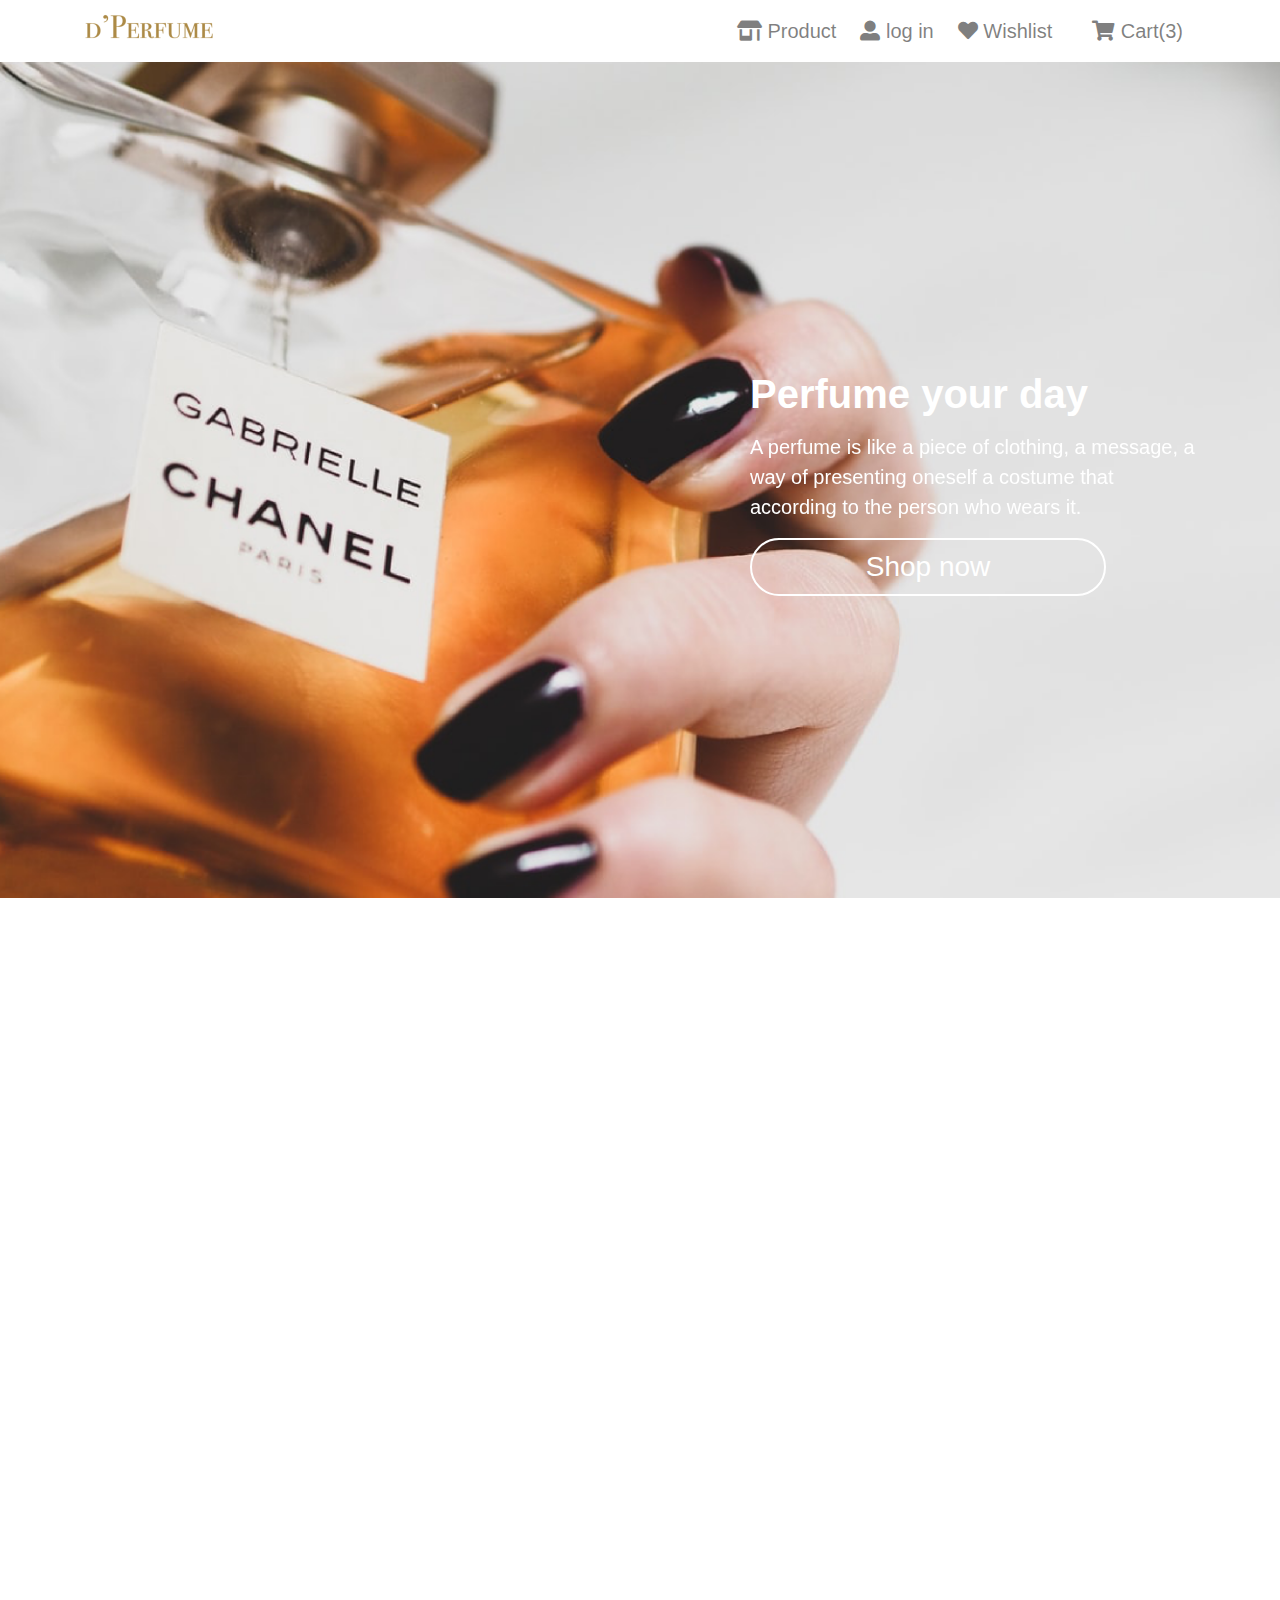
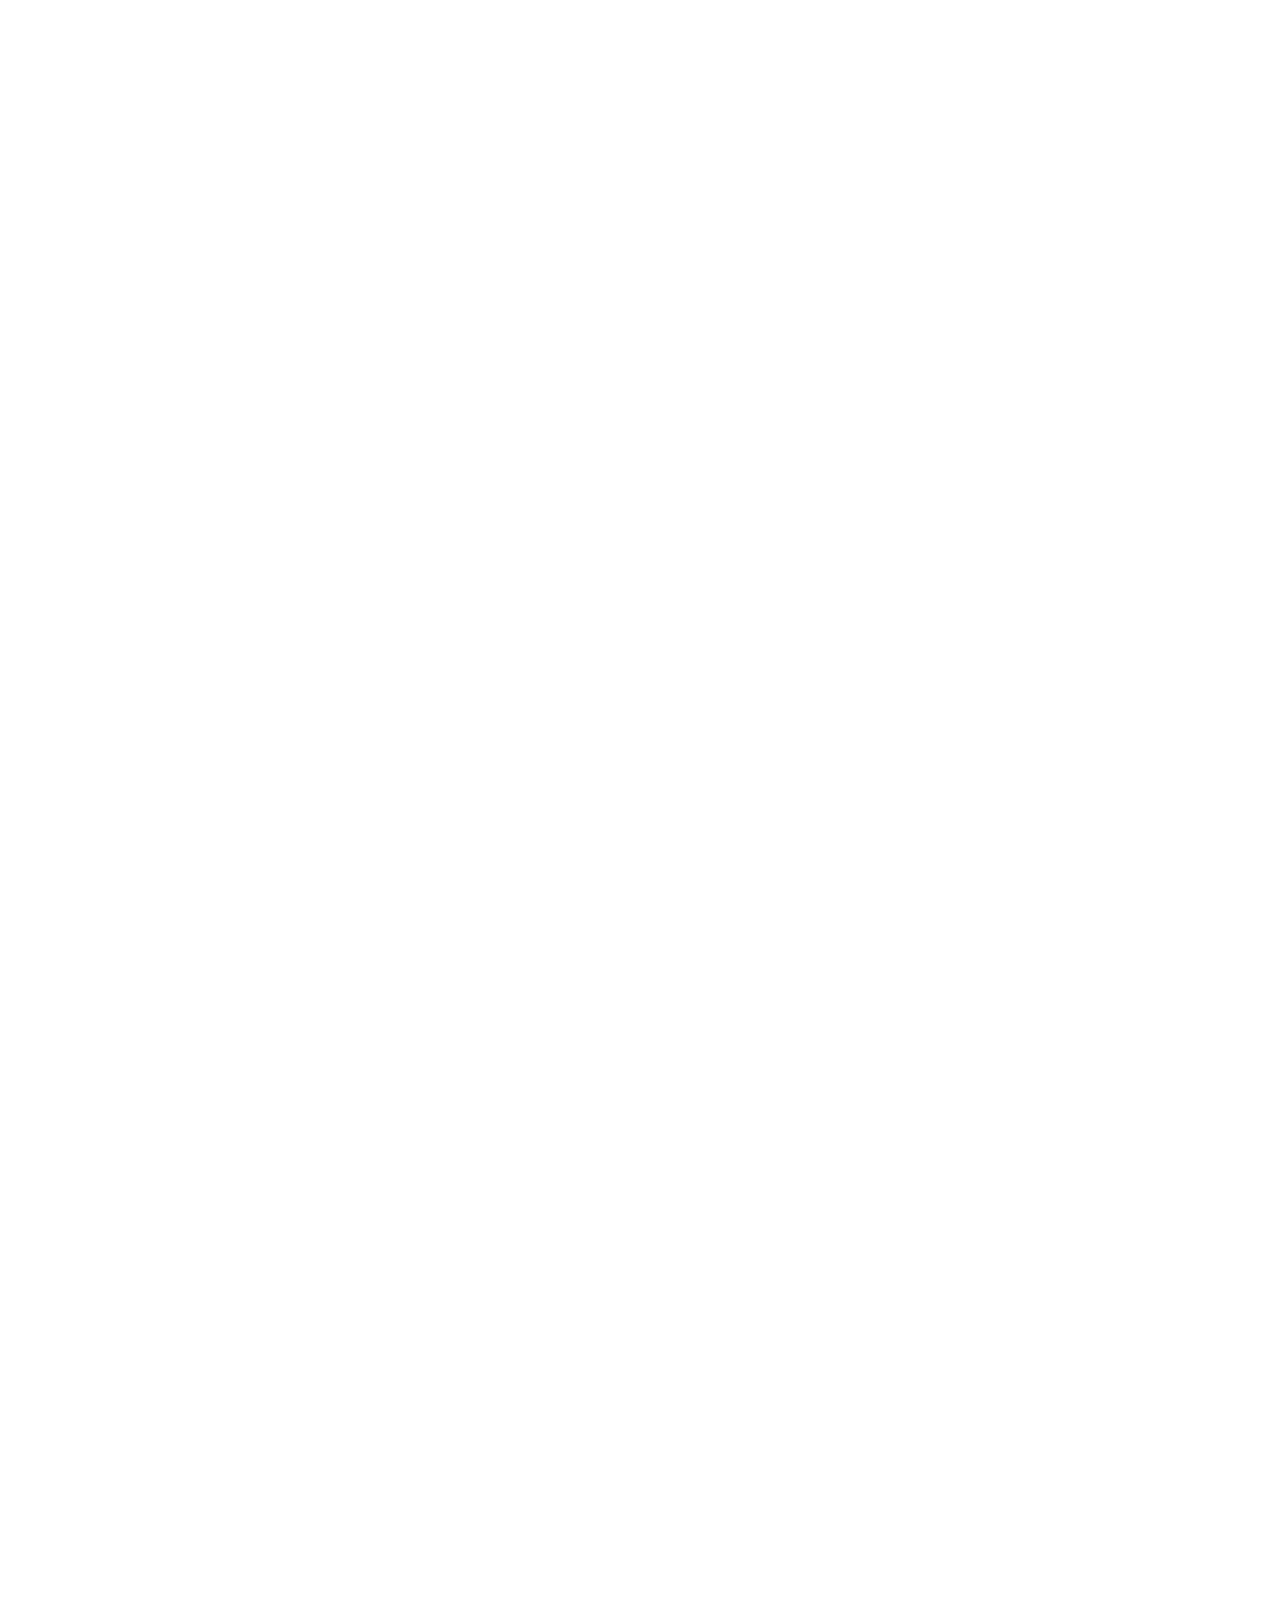
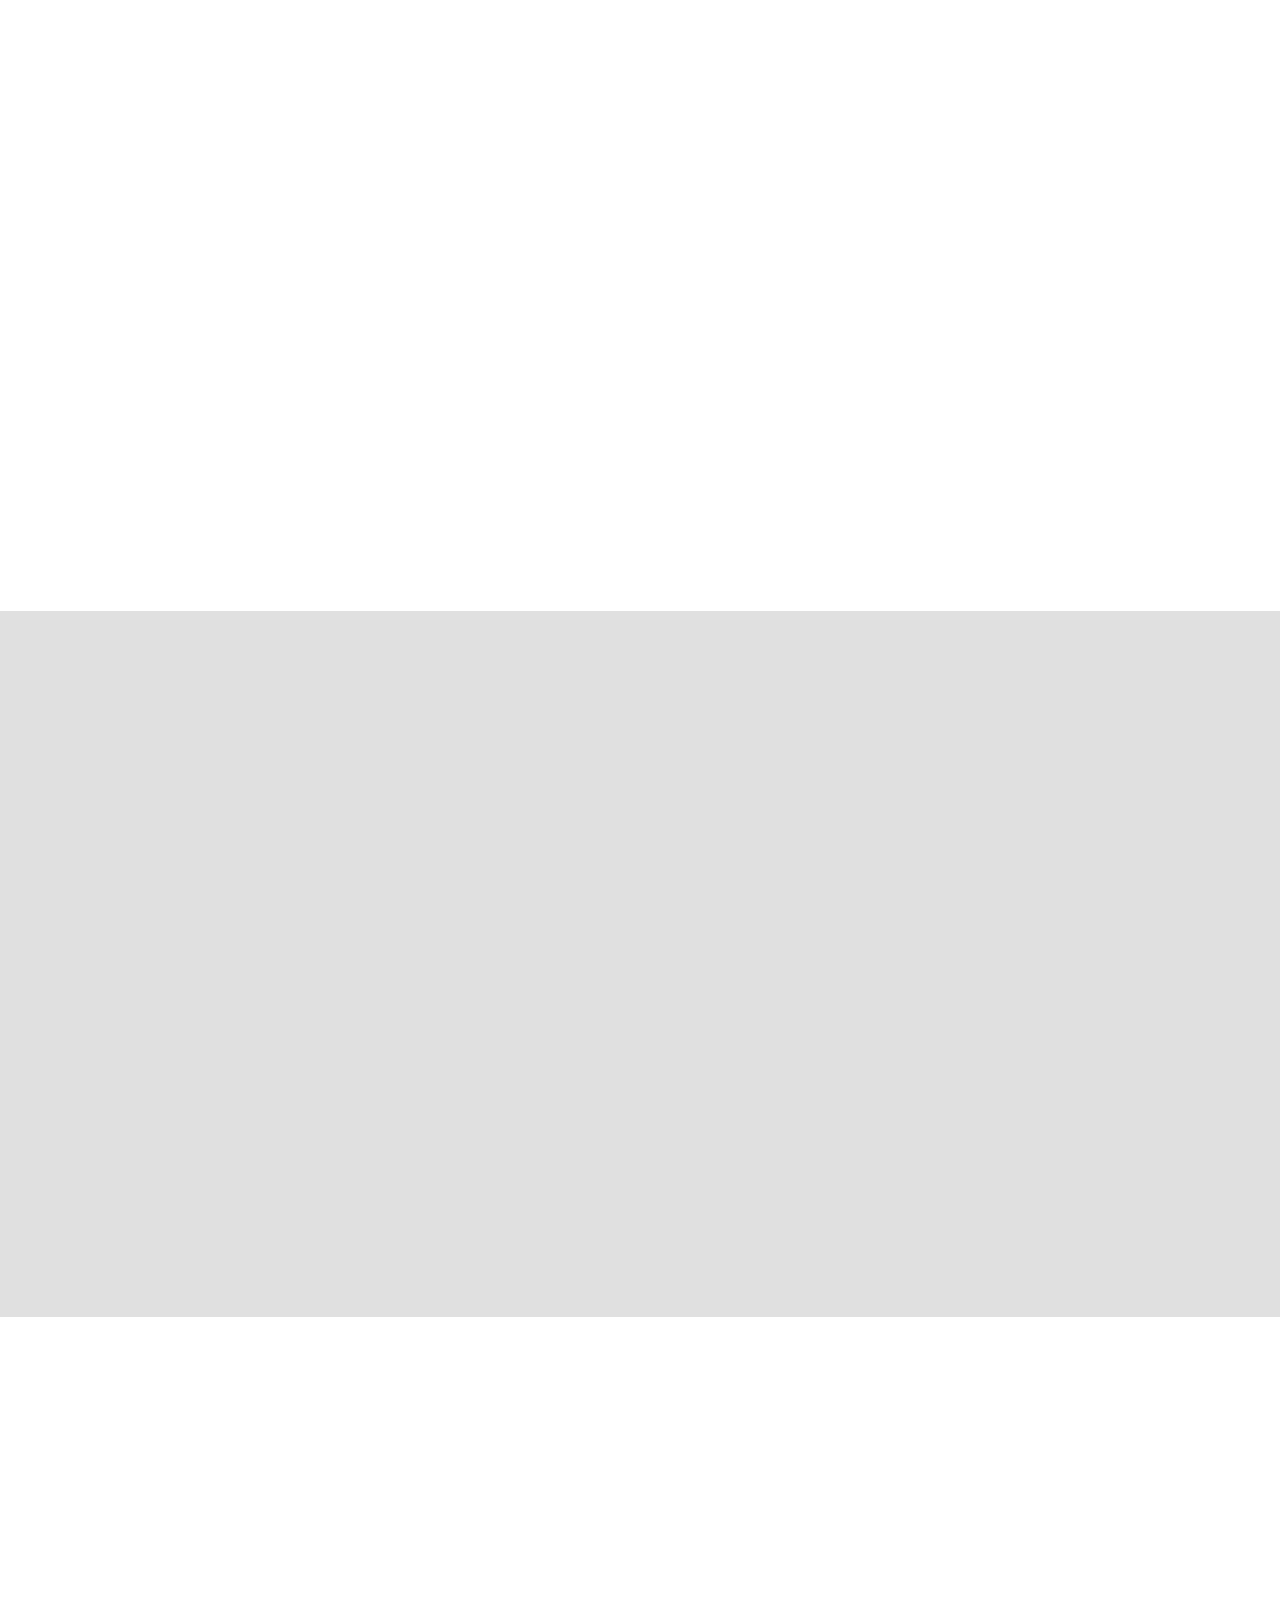
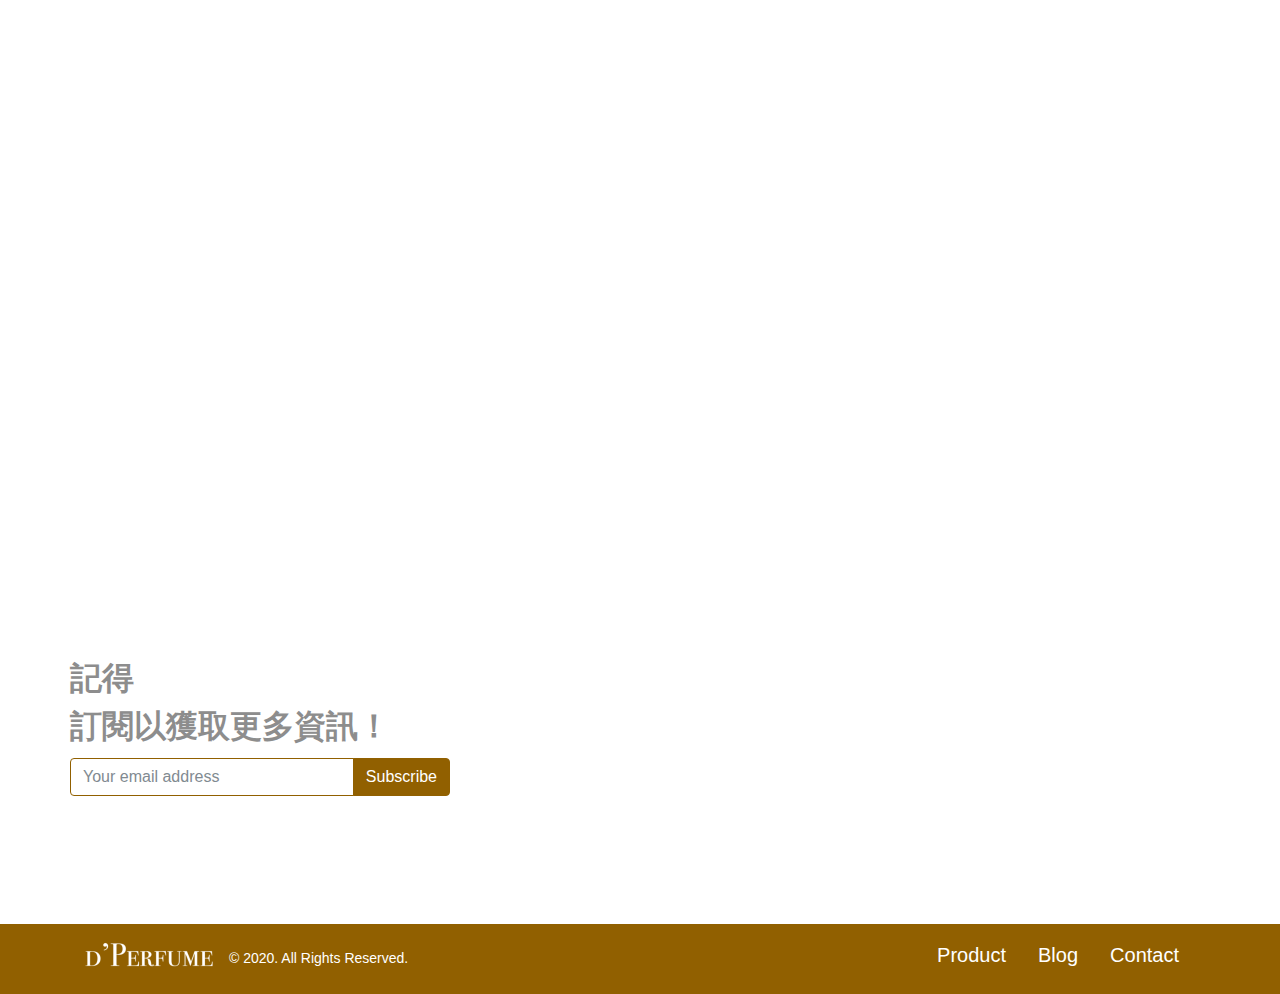
<file: index.html>
<!DOCTYPE html>
<html lang="en">
  <head>
    <meta charset="UTF-8" />
    <meta name="viewport" content="width=device-width, initial-scale=1.0" />
    <meta http-equiv="X-UA-Compatible" content="ie=edge" />
    <title>D'PERFUME</title>
    <link
      href="https://fonts.googleapis.com/css2?family=Noto+Sans+TC&family=Source+Sans+Pro&display=swap"
      rel="stylesheet"
    />
    <link
      rel="stylesheet"
      href="https://cdnjs.cloudflare.com/ajax/libs/font-awesome/5.15.1/css/all.min.css"
    />
    <link rel="stylesheet" href="https://unpkg.com/aos@next/dist/aos.css" />
    <link rel="stylesheet" href="./assets/style/all.css" />
  </head>

  <body class="d-flex flex-column vh-100">
    <header class="position-relative px-0 py-2">
      <nav class="navbar navbar-expand-lg navbar-light p-0">
        <div class="container-fluid container-lg">
          <h1>
            <a class="navbar-brand logo ml-4 ml-lg-0" href="index.html"
              >D'PERFUME</a
            >
          </h1>
          <div class="d-flex d-lg-none">
            <a class="nav-link h5" href="#">
              <i class="fas fa-shopping-cart text-dark"></i>
              <span
                class="badge badge-pill badge-primary"
                style="transform: translateX(-7px) translateY(-8px)"
              >
                3
              </span>
            </a>
            <button
              class="navbar-toggler border-0"
              type="button"
              data-toggle="collapse"
              data-target="#navbarSupportedContent"
              aria-controls="navbarSupportedContent"
              aria-expanded="false"
              aria-label="Toggle navigation"
            >
              <span class="navbar-toggler-icon"></span>
            </button>
          </div>
          <div
            class="collapse navbar-collapse justify-content-end"
            id="navbarSupportedContent"
          >
            <ul class="nav navbar-nav">
              <li class="nav-item h5 px-1 py-2 py-lg-0 mb-0">
                <a class="nav-link text-center" href="products.html">
                  <i class="fas fa-store-alt d-none d-lg-inline-block"></i>
                  Product
                </a>
              </li>
              <li
                class="nav-item h5 px-1 py-2 py-lg-0 order-last order-lg-2 mb-0"
              >
                <a class="nav-link text-center" href="login.html">
                  <i class="fas fa-user-alt d-none d-lg-inline-block"></i>
                   log in
                  
                </a>
              </li>
              <li class="nav-item h5 px-1 py-2 py-lg-0 order-2 order-lg-3 mb-0">
                <a class="nav-link text-center" href="#">
                  <i class="fas fa-heart d-none d-lg-inline-block"></i>
                  Wishlist
                </a>
              </li>
              <li class="nav-item h5 px-1 py-2 py-lg-0 order-3 mb-0">
                <a class="nav-link d-lg-none text-center" href="#">Blog</a>
              </li>
              <li class="nav-item h5 px-1 py-2 py-lg-0 order-4 mb-0">
                <a class="nav-link d-lg-none text-center" href="#">Contact</a>
              </li>
              <li
                class="nav-item h5 px-1 py-2 py-lg-0 d-none d-lg-inline-block order-lg-last mb-0"
              >
                <a class="nav-link" href="#">
                  <i class="fas fa-shopping-cart"></i>
                  Cart(3)
                </a>
              </li>
            </ul>
          </div>
        </div>
      </nav>
    </header>

    <main role="main">
        
<div
  class="banner jumbotron jumbotron-fluid d-flex flex-column justify-content-center"
>
  <div class="container">
    <div class="row">
      <div class="col offset-lg-7 offset-md-5">
        <h2 class="h1-md font-weight-bolder">Perfume your day</h2>
        <p
          class="h4 h5-md font-weight-normal mb-3"
          data-aos="fade-up"
          data-aos-delay="800"
          data-aos-duration="800"
        >
          A perfume is like a piece of clothing, a message, a way of presenting
          oneself a costume that according to the person who wears it.
        </p>
        <a href="products.html" class="shopBtn btn btn-outline-light"
          >Shop now
        </a>
      </div>
    </div>
  </div>
</div>
<ul class="container py-8 py-md-13">
  <li
    class="row no-gutters flex-column-reverse flex-lg-row mb-4 mb-lg-0"
    data-aos="fade-right"
    data-aos-delay="800"
    data-aos-duration="800"
  >
    <div
      class="col-lg-6 col-12 d-flex align-items-lg-center justify-content-lg-center"
    >
      <div class="productInfo">
        <h2><dt>Gabrielle CHANEL</dt></h2>
        <p class="h6">
          全新嗅覺體驗，花香四溢、明亮馥郁。結合茉莉、依蘭依蘭、橙花和最迷人的格拉斯晚香玉之花香，呈現出夢幻花香氣息。
          極具女性特質的香奈兒嘉柏麗香水，專為光芒四射的她而生。
        </p>
        <a href="#" class="text-primary">查看更多</a>
      </div>
    </div>
    <div class="col-lg-6 col-12">
      <img
        class="img-fluid mb-2 mb-md-0"
        src="./assets/images/index1.png"
        alt="product"
      />
    </div>
  </li>
  <li
    class="row no-gutters flex-column-reverse flex-lg-row-reverse mb-4 mb-lg-0"
    data-aos="fade-left"
    data-aos-delay="800"
    data-aos-duration="800"
  >
    <div
      class="col-lg-6 col-12 d-flex align-items-lg-center justify-content-lg-center"
    >
      <div class="productInfo">
        <h2><dt>Five O’clock Au Gingembre</dt></h2>
        <p class="h6">
          生薑與溫醇的肉桂香、紅糖的香甜摻和成一氣，溫暖微辛的氣息反倒形成一股輕煙氤氳開來，還帶點微微煙醺感漫溢在整個鼻息之間，細聞之下,又還有溫溫淡淡的木香，溫和而暖心。
        </p>
        <a href="#" class="text-primary">查看更多</a>
      </div>
    </div>
    <div class="col-lg-6 col-12">
      <img
        class="img-fluid mb-2 mb-md-0"
        src="./assets/images/index2.png"
        alt="product"
      />
    </div>
  </li>
  <li
    class="row no-gutters flex-column-reverse flex-lg-row mb-4 mb-lg-0"
    data-aos="fade-right"
    data-aos-delay="800"
    data-aos-duration="800"
  >
    <div
      class="col-lg-6 col-12 d-flex align-items-lg-center justify-content-lg-center"
    >
      <div class="productInfo">
        <h2><dt>CHANEL N°5</dt></h2>
        <p class="h6">
          N°5，女性魅力的極致精髓。散發柔美澄透的乙醛花束香氣。經典傳奇香氛，蘊藏於極簡設計的獨特瓶身。
        </p>
        <a href="product.html" class="text-primary">查看更多</a>
      </div>
    </div>
    <div class="col-lg-6 col-12">
      <img
        class="img-fluid mb-2 mb-md-0"
        src="./assets/images/index3.png"
        alt="product"
      />
    </div>
  </li>
  <li
    class="row no-gutters flex-column-reverse flex-lg-row-reverse mb-4 mb-lg-0"
    data-aos="fade-left"
    data-aos-delay="800"
    data-aos-duration="800"
  >
    <div
      class="col-lg-6 col-12 d-flex align-items-lg-center justify-content-lg-center"
    >
      <div class="productInfo">
        <ul class="list-unstyled">
          <li class="mb-12">
            <p class="h5 font-weight-bolder">
              1.<br />
              Levels of Preventive Maintenance Compliance
            </p>
            <p>
              The core idea of preventative maintenance is the performance of
              proactive actions against unscheduled downtime in order to
              identify potential defects before they evolve into something more
              severe.
            </p>
          </li>
          <li class="mb-12">
            <p class="h5 font-weight-bolder">
              2.<br />
              Percentage of Planned Maintenance
            </p>
            <p>
              The planned maintenance percentage is the total planned
              maintenance time in your CMMS software over a date range over the
              total number of hours of a service performed by the technicians.
            </p>
          </li>
          <li>
            <p class="h5 font-weight-bolder">
              3.<br />
              Critical percentage of planned maintenance
            </p>
            <p>
              Calculating the critical percentage of planned maintenance will
              help you prioritize the most important operations that should be
              performed immediately.
            </p>
          </li>
        </ul>
        <button
          type="button"
          class="trainingBtn btn btn-outline-dark btn-lg btn-block mt-md-13 mt-4"
        >
          Plan a free online training
        </button>
      </div>
    </div>
    <div class="col-lg-6 col-12">
      <img
        class="img-fluid mb-2 mb-md-0"
        src="./assets/images/index4.png"
        alt="product"
      />
    </div>
  </li>
</ul>
<div class="container-fluid bg-light py-5">
  <div class="container">
    <ul class="row list-unstyled">
      <li
        class="col-md-4 col-12"
        data-aos="fade-up"
        data-aos-delay="700"
        data-aos-duration="1200"
      >
        <div class="card h-100 border-0">
          <a href="#">
            <img
              class="card-img-top img-fluid"
              src="./assets/images/index5.png"
              alt="index5"
            />
          </a>
          <div class="card-body bg-light">
            <h3 class="h5 mb-0"><dt>Poppy & Barley</dt></h3>
            <p class="mb-0">Jo Malone</p>
            <p>NT$1,380<del class="text-muted ml-2">NT$1,580</del></p>
          </div>
        </div>
      </li>
      <li
        class="col-md-4 col-12"
        data-aos="fade-up"
        data-aos-delay="900"
        data-aos-duration="1200"
      >
        <div class="card h-100 border-0 bg-light">
          <a href="#">
            <img
              class="card-img-top img-fluid"
              src="./assets/images/index6.png"
              alt="index6"
            />
          </a>
          <div class="card-body bg-light">
            <h3 class="h5 mb-0"><dt>Body Wash</dt></h3>
            <p class="mb-0">Curology</p>
            <p>NT$1,580</p>
          </div>
        </div>
      </li>
      <li
        class="col-md-4 col-12"
        data-aos="fade-up"
        data-aos-delay="1100"
        data-aos-duration="1200"
      >
        <div class="card h-100 border-0">
          <img
            class="darker card-img-top img-fluid"
            src="./assets/images/index7.png"
            alt="index7"
          />
          <div
            class="card-img-overlay d-flex flex-column align-items-center justify-content-center"
          >
            <p class="h5 mb-7 text-white">Sold out</p>
          </div>
          <div class="card-body bg-light">
            <h3 class="h5 mb-0"><dt>Apple Cider Vinegar Capsule</dt></h3>
            <p class="mb-0">Tonik</p>
            <p>NT$1,580</p>
          </div>
        </div>
      </li>
    </ul>
  </div>
</div>
<div class="container py-13">
  <div class="row align-items-center">
    <div
      class="col-lg-8 col-12"
      data-aos="fade-right"
      data-aos-delay="800"
      data-aos-duration="800"
    >
      <img class="img-fluid" src="./assets/images/index8.jpg" alt="" />
    </div>
    <div
      class="col-lg-4 col-12"
      data-aos="fade-left"
      data-aos-delay="800"
      data-aos-duration="800"
    >
      <h2><dt>Bottle-Recycling</dt></h2>
      <p class="h6 font-weight-normal mb-3">
        Recycle your used empty bottles and be rewarded!
      </p>
      <p>
        For the past 10 years, we have collected over 800,000 bottles through
        Empty Bottle Recycling Campaign and planted more than 860 pine trees for
        a better environment.For the past 10 years, we have collected over
        800,000 bottles through Empty Bottle Recycling Campaign and planted more
        than 860 pine trees for a better environment.
      </p>
      <a href="#" class="text-primary">查看更多</a>
    </div>
  </div>
</div>
 
      <div class="subscribe d-flex align-items-end">
        <div class="container">
          <div class="row">
            <div class="col-lg-4 col-md-6 col-12 text-dark px-0">
              <h2 class="font-weight-bold">記得<br />訂閱以獲取更多資訊！</h2>
              <div class="input-group mb-3">
                <input
                  type="email"
                  class="form-control border-primary subscribeEmail"
                  placeholder="Your email address"
                  aria-label="Your email address"
                  aria-describedby="basic-addon2"
                />
                <div class="input-group-append">
                  <span
                    class="input-group-text bg-primary text-white border-primary"
                    id="basic-addon2"
                    >Subscribe</span
                  >
                </div>
              </div>
            </div>
          </div>
        </div>
      </div>
      
    </main>

    <footer class="footer bg-primary text-white mt-auto">
      <div class="container py-2">
        <div class="d-flex justify-content-between align-items-center">
          <div class="d-flex align-items-center">
            <h3>
              <a href="index.html" class="brightness logo mr-4 mr-md-3"
                >D'PERFUME</a
              >
            </h3>
            <h6 class="text-white font-size-sm mb-0 font-weight-light">
              © 2020. All Rights Reserved.
            </h6>
          </div>
          <div class="d-none d-md-block px-0">
            <ul class="nav">
              <li class="nav-item h5 hover-underline">
                <a class="nav-link text-white" href="products.html">Product</a>
              </li>
              <li class="nav-item h5 hover-underline">
                <a class="nav-link text-white" href="#">Blog</a>
              </li>
              <li class="nav-item h5 hover-underline">
                <a class="nav-link text-white" href="#">Contact</a>
              </li>
            </ul>
          </div>
        </div>
      </div>
    </footer>
    <script
      src="https://code.jquery.com/jquery-3.3.1.slim.min.js"
      integrity="sha384-q8i/X+965DzO0rT7abK41JStQIAqVgRVzpbzo5smXKp4YfRvH+8abtTE1Pi6jizo"
      crossorigin="anonymous"
    ></script>
    <script
      src="https://cdnjs.cloudflare.com/ajax/libs/popper.js/1.14.7/umd/popper.min.js"
      integrity="sha384-UO2eT0CpHqdSJQ6hJty5KVphtPhzWj9WO1clHTMGa3JDZwrnQq4sF86dIHNDz0W1"
      crossorigin="anonymous"
    ></script>
    <script
      src="https://stackpath.bootstrapcdn.com/bootstrap/4.3.1/js/bootstrap.min.js"
      integrity="sha384-JjSmVgyd0p3pXB1rRibZUAYoIIy6OrQ6VrjIEaFf/nJGzIxFDsf4x0xIM+B07jRM"
      crossorigin="anonymous"
    ></script>
    <script src="https://unpkg.com/aos@next/dist/aos.js"></script>
    <script src="./assets/js/vendors.js"></script>
    <script src="./assets/js/all.js"></script>
    <script>
      AOS.init({
        once: true,
      });
    </script>
  </body>
</html>
</file>
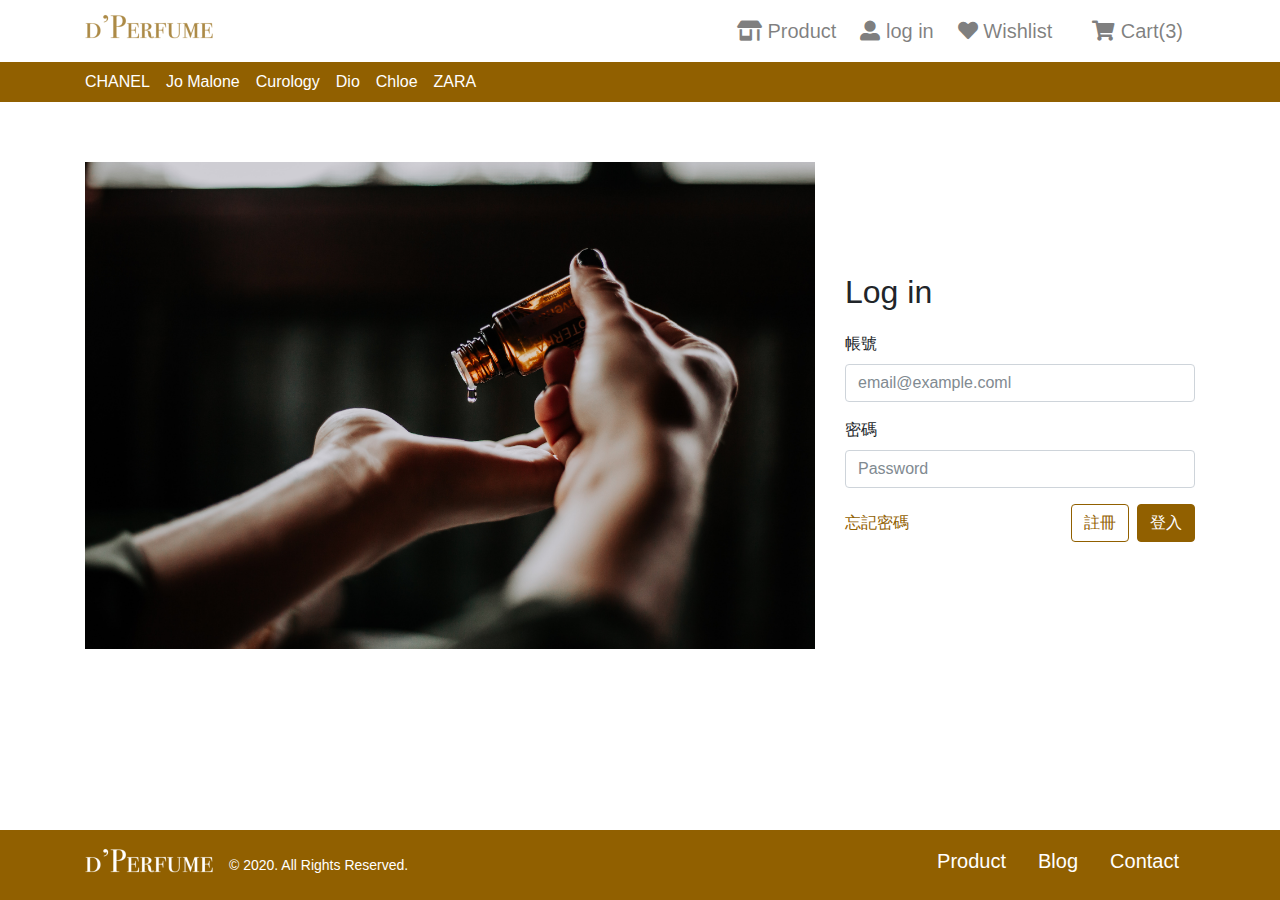
<file: login.html>
<!DOCTYPE html>
<html lang="en">
  <head>
    <meta charset="UTF-8" />
    <meta name="viewport" content="width=device-width, initial-scale=1.0" />
    <meta http-equiv="X-UA-Compatible" content="ie=edge" />
    <title>Login</title>
    <link
      href="https://fonts.googleapis.com/css2?family=Noto+Sans+TC&family=Source+Sans+Pro&display=swap"
      rel="stylesheet"
    />
    <link
      rel="stylesheet"
      href="https://cdnjs.cloudflare.com/ajax/libs/font-awesome/5.15.1/css/all.min.css"
    />
    <link rel="stylesheet" href="https://unpkg.com/aos@next/dist/aos.css" />
    <link rel="stylesheet" href="./assets/style/all.css" />
  </head>

  <body class="d-flex flex-column vh-100">
    <header class="position-relative px-0 py-2">
      <nav class="navbar navbar-expand-lg navbar-light p-0">
        <div class="container-fluid container-lg">
          <h1>
            <a class="navbar-brand logo ml-4 ml-lg-0" href="index.html"
              >D'PERFUME</a
            >
          </h1>
          <div class="d-flex d-lg-none">
            <a class="nav-link h5" href="#">
              <i class="fas fa-shopping-cart text-dark"></i>
              <span
                class="badge badge-pill badge-primary"
                style="transform: translateX(-7px) translateY(-8px)"
              >
                3
              </span>
            </a>
            <button
              class="navbar-toggler border-0"
              type="button"
              data-toggle="collapse"
              data-target="#navbarSupportedContent"
              aria-controls="navbarSupportedContent"
              aria-expanded="false"
              aria-label="Toggle navigation"
            >
              <span class="navbar-toggler-icon"></span>
            </button>
          </div>
          <div
            class="collapse navbar-collapse justify-content-end"
            id="navbarSupportedContent"
          >
            <ul class="nav navbar-nav">
              <li class="nav-item h5 px-1 py-2 py-lg-0 mb-0">
                <a class="nav-link text-center" href="products.html">
                  <i class="fas fa-store-alt d-none d-lg-inline-block"></i>
                  Product
                </a>
              </li>
              <li
                class="nav-item h5 px-1 py-2 py-lg-0 order-last order-lg-2 mb-0"
              >
                <a class="nav-link text-center" href="login.html">
                  <i class="fas fa-user-alt d-none d-lg-inline-block"></i>
                   log in
                  
                </a>
              </li>
              <li class="nav-item h5 px-1 py-2 py-lg-0 order-2 order-lg-3 mb-0">
                <a class="nav-link text-center" href="#">
                  <i class="fas fa-heart d-none d-lg-inline-block"></i>
                  Wishlist
                </a>
              </li>
              <li class="nav-item h5 px-1 py-2 py-lg-0 order-3 mb-0">
                <a class="nav-link d-lg-none text-center" href="#">Blog</a>
              </li>
              <li class="nav-item h5 px-1 py-2 py-lg-0 order-4 mb-0">
                <a class="nav-link d-lg-none text-center" href="#">Contact</a>
              </li>
              <li
                class="nav-item h5 px-1 py-2 py-lg-0 d-none d-lg-inline-block order-lg-last mb-0"
              >
                <a class="nav-link" href="#">
                  <i class="fas fa-shopping-cart"></i>
                  Cart(3)
                </a>
              </li>
            </ul>
          </div>
        </div>
      </nav>
    </header>

    <main role="main">
      
      <div class="productNav bg-primary d-none d-md-block">
        <div class="container">
          <ul class="nav nav-pills">
            <li class="nav-item hover-underline">
              <a class="nav-link px-0 mr-3 rounded-0 text-white" href="#"
                >CHANEL</a
              >
            </li>
            <li class="nav-item hover-underline">
              <a class="nav-link px-0 mr-3 rounded-0 text-white" href="#"
                >Jo Malone</a
              >
            </li>
            <li class="nav-item hover-underline">
              <a class="nav-link px-0 mr-3 rounded-0 text-white" href="#"
                >Curology</a
              >
            </li>
            <li class="nav-item hover-underline">
              <a class="nav-link px-0 mr-3 rounded-0 text-white" href="#"
                >Dio</a
              >
            </li>
            <li class="nav-item hover-underline">
              <a class="nav-link px-0 mr-3 rounded-0 text-white" href="#"
                >Chloe</a
              >
            </li>
            <li class="nav-item hover-underline">
              <a class="nav-link px-0 rounded-0 text-white" href="#">ZARA</a>
            </li>
          </ul>
        </div>
      </div>
       
<div class="container py-8 py-md-13">
  <div class="row align-items-center">
    <div class="login-img col-12 col-md-8">
      <img class="img-fluid" src="./assets/images/login1.jpg" alt="login" />
    </div>
    <div class="col-12 col-md-4">
      <h2 class="mb-3">Log in</h2>
      <form>
        <div class="form-group">
          <label for="userEmail">帳號</label>
          <input
            type="email"
            class="form-control"
            id="userEmail"
            aria-describedby="emailHelp"
            placeholder="email@example.coml"
          />
        </div>
        <div class="form-group">
          <label for="userPassword">密碼</label>
          <input
            type="password"
            class="form-control"
            id="userPassword"
            placeholder="Password"
          />
        </div>
        <div class="d-flex justify-content-between align-items-center">
          <a href="#">忘記密碼</a>
          <div class="d-flex">
            <a href="#" class="btn btn-outline-primary mr-2">註冊</a>
            <a href="mypage.html" class="btn btn-primary">登入</a>
          </div>
        </div>
      </form>
    </div>
  </div>
</div>
  
    </main>

    <footer class="footer bg-primary text-white mt-auto">
      <div class="container py-2">
        <div class="d-flex justify-content-between align-items-center">
          <div class="d-flex align-items-center">
            <h3>
              <a href="index.html" class="brightness logo mr-4 mr-md-3"
                >D'PERFUME</a
              >
            </h3>
            <h6 class="text-white font-size-sm mb-0 font-weight-light">
              © 2020. All Rights Reserved.
            </h6>
          </div>
          <div class="d-none d-md-block px-0">
            <ul class="nav">
              <li class="nav-item h5 hover-underline">
                <a class="nav-link text-white" href="products.html">Product</a>
              </li>
              <li class="nav-item h5 hover-underline">
                <a class="nav-link text-white" href="#">Blog</a>
              </li>
              <li class="nav-item h5 hover-underline">
                <a class="nav-link text-white" href="#">Contact</a>
              </li>
            </ul>
          </div>
        </div>
      </div>
    </footer>
    <script
      src="https://code.jquery.com/jquery-3.3.1.slim.min.js"
      integrity="sha384-q8i/X+965DzO0rT7abK41JStQIAqVgRVzpbzo5smXKp4YfRvH+8abtTE1Pi6jizo"
      crossorigin="anonymous"
    ></script>
    <script
      src="https://cdnjs.cloudflare.com/ajax/libs/popper.js/1.14.7/umd/popper.min.js"
      integrity="sha384-UO2eT0CpHqdSJQ6hJty5KVphtPhzWj9WO1clHTMGa3JDZwrnQq4sF86dIHNDz0W1"
      crossorigin="anonymous"
    ></script>
    <script
      src="https://stackpath.bootstrapcdn.com/bootstrap/4.3.1/js/bootstrap.min.js"
      integrity="sha384-JjSmVgyd0p3pXB1rRibZUAYoIIy6OrQ6VrjIEaFf/nJGzIxFDsf4x0xIM+B07jRM"
      crossorigin="anonymous"
    ></script>
    <script src="https://unpkg.com/aos@next/dist/aos.js"></script>
    <script src="./assets/js/vendors.js"></script>
    <script src="./assets/js/all.js"></script>
    <script>
      AOS.init({
        once: true,
      });
    </script>
  </body>
</html>
</file>
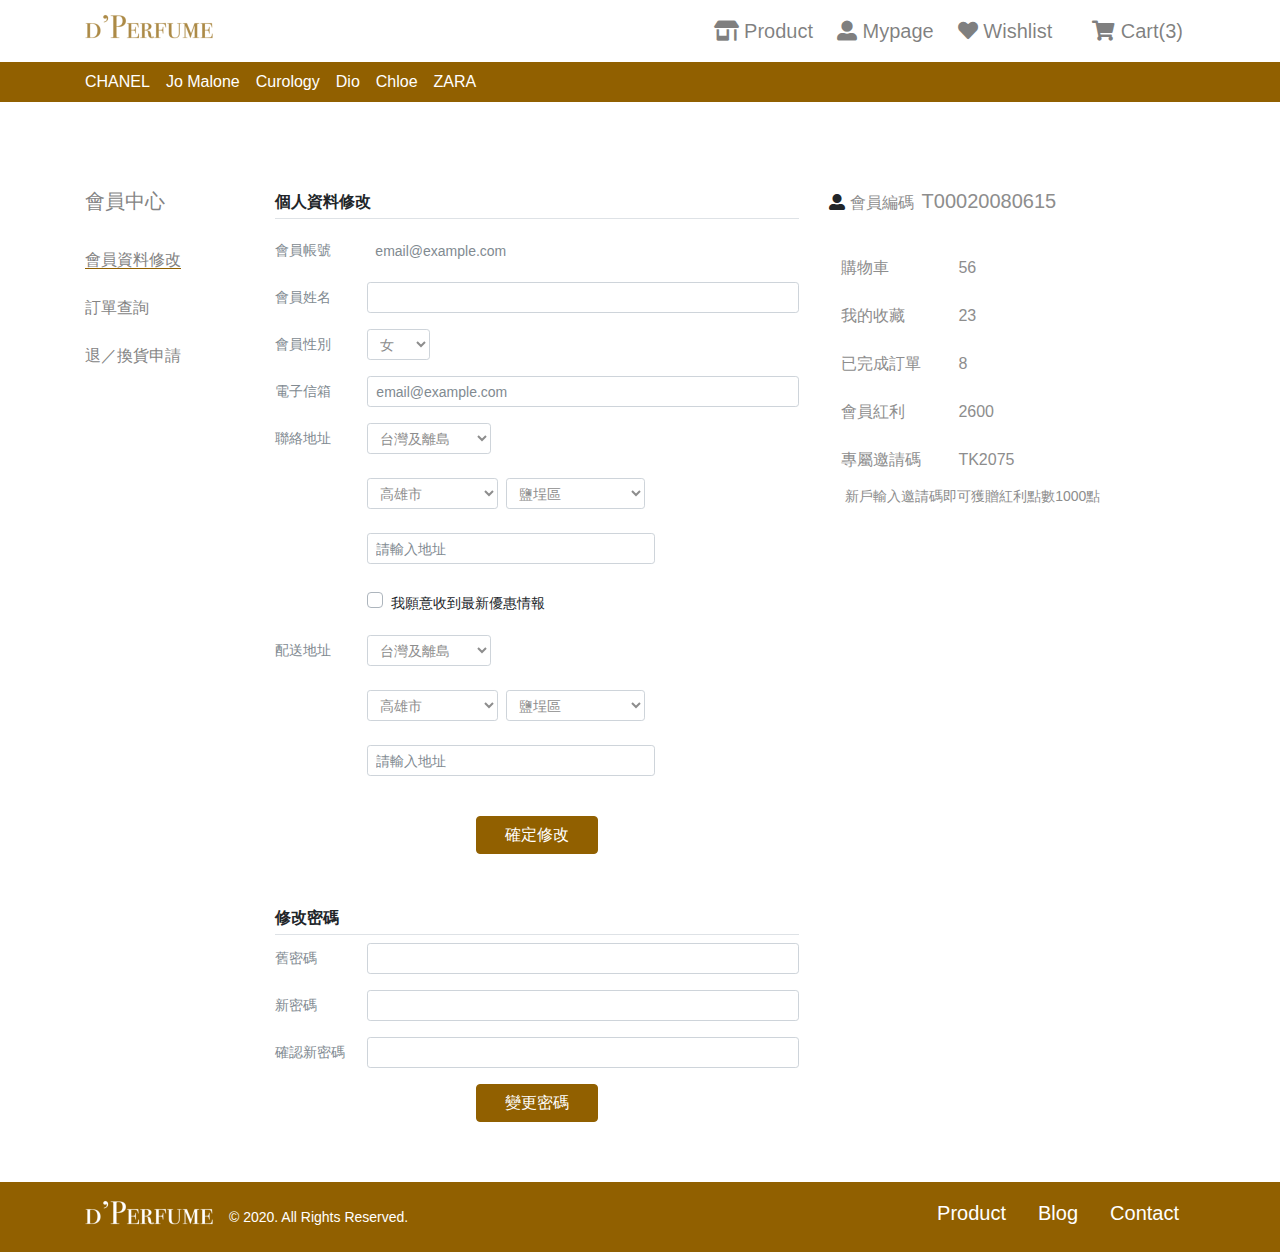
<file: mypage.html>
<!DOCTYPE html>
<html lang="en">
  <head>
    <meta charset="UTF-8" />
    <meta name="viewport" content="width=device-width, initial-scale=1.0" />
    <meta http-equiv="X-UA-Compatible" content="ie=edge" />
    <title>Mypage</title>
    <link
      href="https://fonts.googleapis.com/css2?family=Noto+Sans+TC&family=Source+Sans+Pro&display=swap"
      rel="stylesheet"
    />
    <link
      rel="stylesheet"
      href="https://cdnjs.cloudflare.com/ajax/libs/font-awesome/5.15.1/css/all.min.css"
    />
    <link rel="stylesheet" href="https://unpkg.com/aos@next/dist/aos.css" />
    <link rel="stylesheet" href="./assets/style/all.css" />
  </head>

  <body class="d-flex flex-column vh-100">
    <header class="position-relative px-0 py-2">
      <nav class="navbar navbar-expand-lg navbar-light p-0">
        <div class="container-fluid container-lg">
          <h1>
            <a class="navbar-brand logo ml-4 ml-lg-0" href="index.html"
              >D'PERFUME</a
            >
          </h1>
          <div class="d-flex d-lg-none">
            <a class="nav-link h5" href="#">
              <i class="fas fa-shopping-cart text-dark"></i>
              <span
                class="badge badge-pill badge-primary"
                style="transform: translateX(-7px) translateY(-8px)"
              >
                3
              </span>
            </a>
            <button
              class="navbar-toggler border-0"
              type="button"
              data-toggle="collapse"
              data-target="#navbarSupportedContent"
              aria-controls="navbarSupportedContent"
              aria-expanded="false"
              aria-label="Toggle navigation"
            >
              <span class="navbar-toggler-icon"></span>
            </button>
          </div>
          <div
            class="collapse navbar-collapse justify-content-end"
            id="navbarSupportedContent"
          >
            <ul class="nav navbar-nav">
              <li class="nav-item h5 px-1 py-2 py-lg-0 mb-0">
                <a class="nav-link text-center" href="products.html">
                  <i class="fas fa-store-alt d-none d-lg-inline-block"></i>
                  Product
                </a>
              </li>
              <li
                class="nav-item h5 px-1 py-2 py-lg-0 order-last order-lg-2 mb-0"
              >
                <a class="nav-link text-center" href="login.html">
                  <i class="fas fa-user-alt d-none d-lg-inline-block"></i>
                   Mypage 
                </a>
              </li>
              <li class="nav-item h5 px-1 py-2 py-lg-0 order-2 order-lg-3 mb-0">
                <a class="nav-link text-center" href="#">
                  <i class="fas fa-heart d-none d-lg-inline-block"></i>
                  Wishlist
                </a>
              </li>
              <li class="nav-item h5 px-1 py-2 py-lg-0 order-3 mb-0">
                <a class="nav-link d-lg-none text-center" href="#">Blog</a>
              </li>
              <li class="nav-item h5 px-1 py-2 py-lg-0 order-4 mb-0">
                <a class="nav-link d-lg-none text-center" href="#">Contact</a>
              </li>
              <li
                class="nav-item h5 px-1 py-2 py-lg-0 d-none d-lg-inline-block order-lg-last mb-0"
              >
                <a class="nav-link" href="#">
                  <i class="fas fa-shopping-cart"></i>
                  Cart(3)
                </a>
              </li>
            </ul>
          </div>
        </div>
      </nav>
    </header>

    <main role="main">
      
      <div class="productNav bg-primary d-none d-md-block">
        <div class="container">
          <ul class="nav nav-pills">
            <li class="nav-item hover-underline">
              <a class="nav-link px-0 mr-3 rounded-0 text-white" href="#"
                >CHANEL</a
              >
            </li>
            <li class="nav-item hover-underline">
              <a class="nav-link px-0 mr-3 rounded-0 text-white" href="#"
                >Jo Malone</a
              >
            </li>
            <li class="nav-item hover-underline">
              <a class="nav-link px-0 mr-3 rounded-0 text-white" href="#"
                >Curology</a
              >
            </li>
            <li class="nav-item hover-underline">
              <a class="nav-link px-0 mr-3 rounded-0 text-white" href="#"
                >Dio</a
              >
            </li>
            <li class="nav-item hover-underline">
              <a class="nav-link px-0 mr-3 rounded-0 text-white" href="#"
                >Chloe</a
              >
            </li>
            <li class="nav-item hover-underline">
              <a class="nav-link px-0 rounded-0 text-white" href="#">ZARA</a>
            </li>
          </ul>
        </div>
      </div>
       
<div class="container py-8 py-lg-13">
  <div class="row mt-0 mt-md-4">
    <div class="col-12 col-lg-2 mb-10 mb-lg-0 no-gutters text-nowrap">
      <h3 class="h5 d-none d-lg-block mb-0 mb-lg-6 text-silver">會員中心</h3>
      <ul
        class="list-unstyled d-flex flex-lg-column justify-content-between navbar-light"
      >
        <li class="mb-0 mb-lg-4">
          <a class="px-0 border-bottom border-primary text-silver" href="#"
            >會員資料修改</a
          >
        </li>
        <li class="mb-0 mb-lg-4">
          <a class="px-0 text-silver" href="#">訂單查詢</a>
        </li>
        <li>
          <a class="px-0 text-silver" href="#">退／換貨申請</a>
        </li>
      </ul>
    </div>
    <div class="col-12 col-lg-10">
      <div class="row">
        <div
          class="col-12 col-md-3 mb-10 mb-mb-0 no-gutters order-md-last mb-3 mb-md-0 text-nowrap"
        >
          <i class="fas fa-user-alt"></i>
          <p class="d-inline text-dark">
            會員編碼<span class="h5 ml-2 ml-md-0 ml-xl-2 font-weight-light"
              >T00020080615</span
            >
          </p>
          <table class="table text-muted mb-0 mt-5">
            <tbody>
              <tr class="px-0 mb-3">
                <th scope="row" class="border-0 font-weight-normal">購物車</th>
                <td class="border-0">56</td>
              </tr>
              <tr class="px-0 mb-3">
                <th scope="row" class="border-0 font-weight-normal">
                  我的收藏
                </th>
                <td class="border-0">23</td>
              </tr>
              <tr class="px-0 mb-3">
                <th scope="row" class="border-0 font-weight-normal">
                  已完成訂單
                </th>
                <td class="border-0">8</td>
              </tr>
              <tr class="px-0 mb-3">
                <th scope="row" class="border-0 font-weight-normal">
                  會員紅利
                </th>
                <td class="border-0">2600</td>
              </tr>
              <tr class="px-0 nb-3">
                <th scope="row" class="border-0 font-weight-normal">
                  專屬邀請碼
                </th>
                <td class="border-0">TK2075</td>
              </tr>
            </tbody>
          </table>
          <small class="text-dark font-weight-light mt-0 ml-3"
            >新戶輸入邀請碼即可獲贈紅利點數1000點</small
          >
        </div>
        <div class="col-12 col-md-7 no-gutters text-nowrap">
          <h3 class="h6 mb-3 border-bottom py-1"><dt>個人資料修改</dt></h3>
          <form>
            <div class="form-group row">
              <label
                for="editEmail"
                class="col-3 col-xl-2 col-form-label col-form-label-sm text-grayish"
                >會員帳號</label
              >
              <div class="col-9 col-xl-10">
                <input
                  type="email"
                  class="form-control form-control-sm border-0 bg-white text-grayish"
                  id="editEmail"
                  value="email@example.com"
                  readonly
                />
              </div>
            </div>
            <div class="form-group row">
              <label
                for="name"
                class="col-3 col-xl-2 col-form-label col-form-label-sm text-grayish"
                >會員姓名</label
              >
              <div class="col-9 col-xl-10">
                <input
                  type="text"
                  class="form-control form-control-sm"
                  id="name"
                  name="name"
                />
              </div>
            </div>
            <div class="form-group row">
              <label
                for="gender"
                class="col-3 pr-3 col-xl-2 col-form-label col-form-label col-form-label-sm text-grayish"
                >會員性別</label
              >
              <div class="col-3 col-xl-2">
                <select
                  class="form-control form-control-sm text-dark"
                  id="gender"
                >
                  <option value="女" selected>女</option>
                  <option value="男">男</option>
                </select>
              </div>
            </div>
            <div class="form-group row">
              <label
                for="email"
                class="col-3 col-xl-2 col-form-label col-form-label-sm text-grayish"
                >電子信箱</label
              >
              <div class="col-9 col-xl-10">
                <input
                  type="email"
                  class="form-control form-control-sm"
                  id="email"
                  name="email"
                  placeholder="email@example.com"
                />
              </div>
            </div>
            <div class="form-group row">
              <label
                for="contactAddress"
                class="col-3 pr-3 col-xl-2 col-form-label col-form-label col-form-label-sm text-grayish"
                >聯絡地址</label
              >
              <div class="col-9 col-xl-10">
                <div class="row">
                  <div class="col-8 col-xl-4 mb-4">
                    <select
                      class="form-control form-control form-control-sm text-dark"
                      id="contactAddress"
                    >
                      <option>台灣及離島</option>
                      <option>海外</option>
                    </select>
                  </div>
                </div>
                <div class="row">
                  <div class="col-4 mb-4 pr-2">
                    <select
                      class="form-control text-dark form-control form-control-sm"
                      id="contactaddress"
                    >
                      <option value="台中市">台中市</option>
                      <option value="高雄市" selected>高雄市</option>
                    </select>
                  </div>
                  <div class="col-4 mb-4 pl-0">
                    <select
                      class="form-control form-control form-control-sm text-dark"
                      id="contactAddress"
                    >
                      <option value="鹽埕區" selected>鹽埕區</option>
                      <option value="三民區">三民區</option>
                    </select>
                  </div>
                </div>
                <div class="row">
                  <div class="col-12 mb-4">
                    <input
                      type="text"
                      class="form-control col-12 col-xl-8 form-control form-control-sm"
                      id="contactAddress"
                      placeholder="請輸入地址"
                    />
                  </div>
                </div>
                <div class="row">
                  <div class="col-12">
                    <div class="custom-control form-control-md custom-checkbox">
                      <input
                        type="checkbox"
                        class="custom-control-input"
                        id="NewProductCheck"
                      />
                      <label
                        class="custom-control-label col-form-label col-form-label-sm"
                        for="NewProductCheck"
                        >我願意收到最新優惠情報</label
                      >
                    </div>
                  </div>
                </div>
              </div>
            </div>
            <div class="form-group row">
              <label
                for="sendAddress"
                class="col-3 pr-3 col-xl-2 col-form-label col-form-label col-form-label-sm text-grayish"
                >配送地址</label
              >
              <div class="col-9 col-xl-10">
                <div class="row">
                  <div class="col-8 col-xl-4 mb-4">
                    <select
                      class="form-control form-control form-control-sm text-dark"
                      id="sendAddress"
                    >
                      <option>台灣及離島</option>
                      <option>海外</option>
                    </select>
                  </div>
                </div>
                <div class="row">
                  <div class="col-4 mb-4 pr-2">
                    <select
                      class="form-control text-dark form-control form-control-sm"
                      id="sendAddress"
                    >
                      <option value="台中市">台中市</option>
                      <option value="高雄市" selected>高雄市</option>
                    </select>
                  </div>
                  <div class="col-4 mb-4 pl-0">
                    <select
                      class="form-control form-control form-control-sm text-dark"
                      id="sendAddress"
                    >
                      <option value="鹽埕區" selected>鹽埕區</option>
                      <option value="三民區">三民區</option>
                    </select>
                  </div>
                </div>
                <div class="row">
                  <div class="col-12 mb-4">
                    <input
                      type="text"
                      class="form-control col-12 col-xl-8 form-control form-control-sm"
                      id="sendAddress"
                      placeholder="請輸入地址"
                    />
                  </div>
                </div>
              </div>
            </div>
            <div class="d-flex justify-content-center">
              <input
                type="submit"
                value="確定修改"
                class="btn btn-primary px-5"
              />
            </div>
          </form>
          <h3 class="h6 mt-5 border-bottom py-1 mt-10"><dt>修改密碼</dt></h3>
          <form>
            <div class="form-group row">
              <label
                for="oldPassword"
                class="col-3 col-xl-2 col-form-label col-form-label-sm text-grayish"
                >舊密碼</label
              >
              <div class="col-9 col-xl-10">
                <input
                  type="password"
                  class="form-control form-control-sm"
                  id="oldPassword"
                />
              </div>
            </div>
            <div class="form-group row">
              <label
                for="newPassword"
                class="col-3 col-xl-2 col-form-label col-form-label-sm text-grayish"
                >新密碼</label
              >
              <div class="col-9 col-xl-10">
                <input
                  type="password"
                  class="form-control form-control-sm"
                  id="newPassword"
                  name="password"
                />
              </div>
            </div>
            <div class="form-group row">
              <label
                for="conformPassword"
                class="col-3 col-xl-2 col-form-label col-form-label-sm text-grayish"
                >確認新密碼</label
              >
              <div class="col-9 col-xl-10">
                <input
                  type="password"
                  class="form-control form-control-sm"
                  id="conformPassword"
                />
              </div>
            </div>
            <div class="d-flex justify-content-center">
              <input
                type="submit"
                value="變更密碼"
                class="btn btn-primary px-5"
              />
            </div>
          </form>
        </div>
      </div>
    </div>
  </div>
</div>
  
    </main>

    <footer class="footer bg-primary text-white mt-auto">
      <div class="container py-2">
        <div class="d-flex justify-content-between align-items-center">
          <div class="d-flex align-items-center">
            <h3>
              <a href="index.html" class="brightness logo mr-4 mr-md-3"
                >D'PERFUME</a
              >
            </h3>
            <h6 class="text-white font-size-sm mb-0 font-weight-light">
              © 2020. All Rights Reserved.
            </h6>
          </div>
          <div class="d-none d-md-block px-0">
            <ul class="nav">
              <li class="nav-item h5 hover-underline">
                <a class="nav-link text-white" href="products.html">Product</a>
              </li>
              <li class="nav-item h5 hover-underline">
                <a class="nav-link text-white" href="#">Blog</a>
              </li>
              <li class="nav-item h5 hover-underline">
                <a class="nav-link text-white" href="#">Contact</a>
              </li>
            </ul>
          </div>
        </div>
      </div>
    </footer>
    <script
      src="https://code.jquery.com/jquery-3.3.1.slim.min.js"
      integrity="sha384-q8i/X+965DzO0rT7abK41JStQIAqVgRVzpbzo5smXKp4YfRvH+8abtTE1Pi6jizo"
      crossorigin="anonymous"
    ></script>
    <script
      src="https://cdnjs.cloudflare.com/ajax/libs/popper.js/1.14.7/umd/popper.min.js"
      integrity="sha384-UO2eT0CpHqdSJQ6hJty5KVphtPhzWj9WO1clHTMGa3JDZwrnQq4sF86dIHNDz0W1"
      crossorigin="anonymous"
    ></script>
    <script
      src="https://stackpath.bootstrapcdn.com/bootstrap/4.3.1/js/bootstrap.min.js"
      integrity="sha384-JjSmVgyd0p3pXB1rRibZUAYoIIy6OrQ6VrjIEaFf/nJGzIxFDsf4x0xIM+B07jRM"
      crossorigin="anonymous"
    ></script>
    <script src="https://unpkg.com/aos@next/dist/aos.js"></script>
    <script src="./assets/js/vendors.js"></script>
    <script src="./assets/js/all.js"></script>
    <script>
      AOS.init({
        once: true,
      });
    </script>
  </body>
</html>
</file>
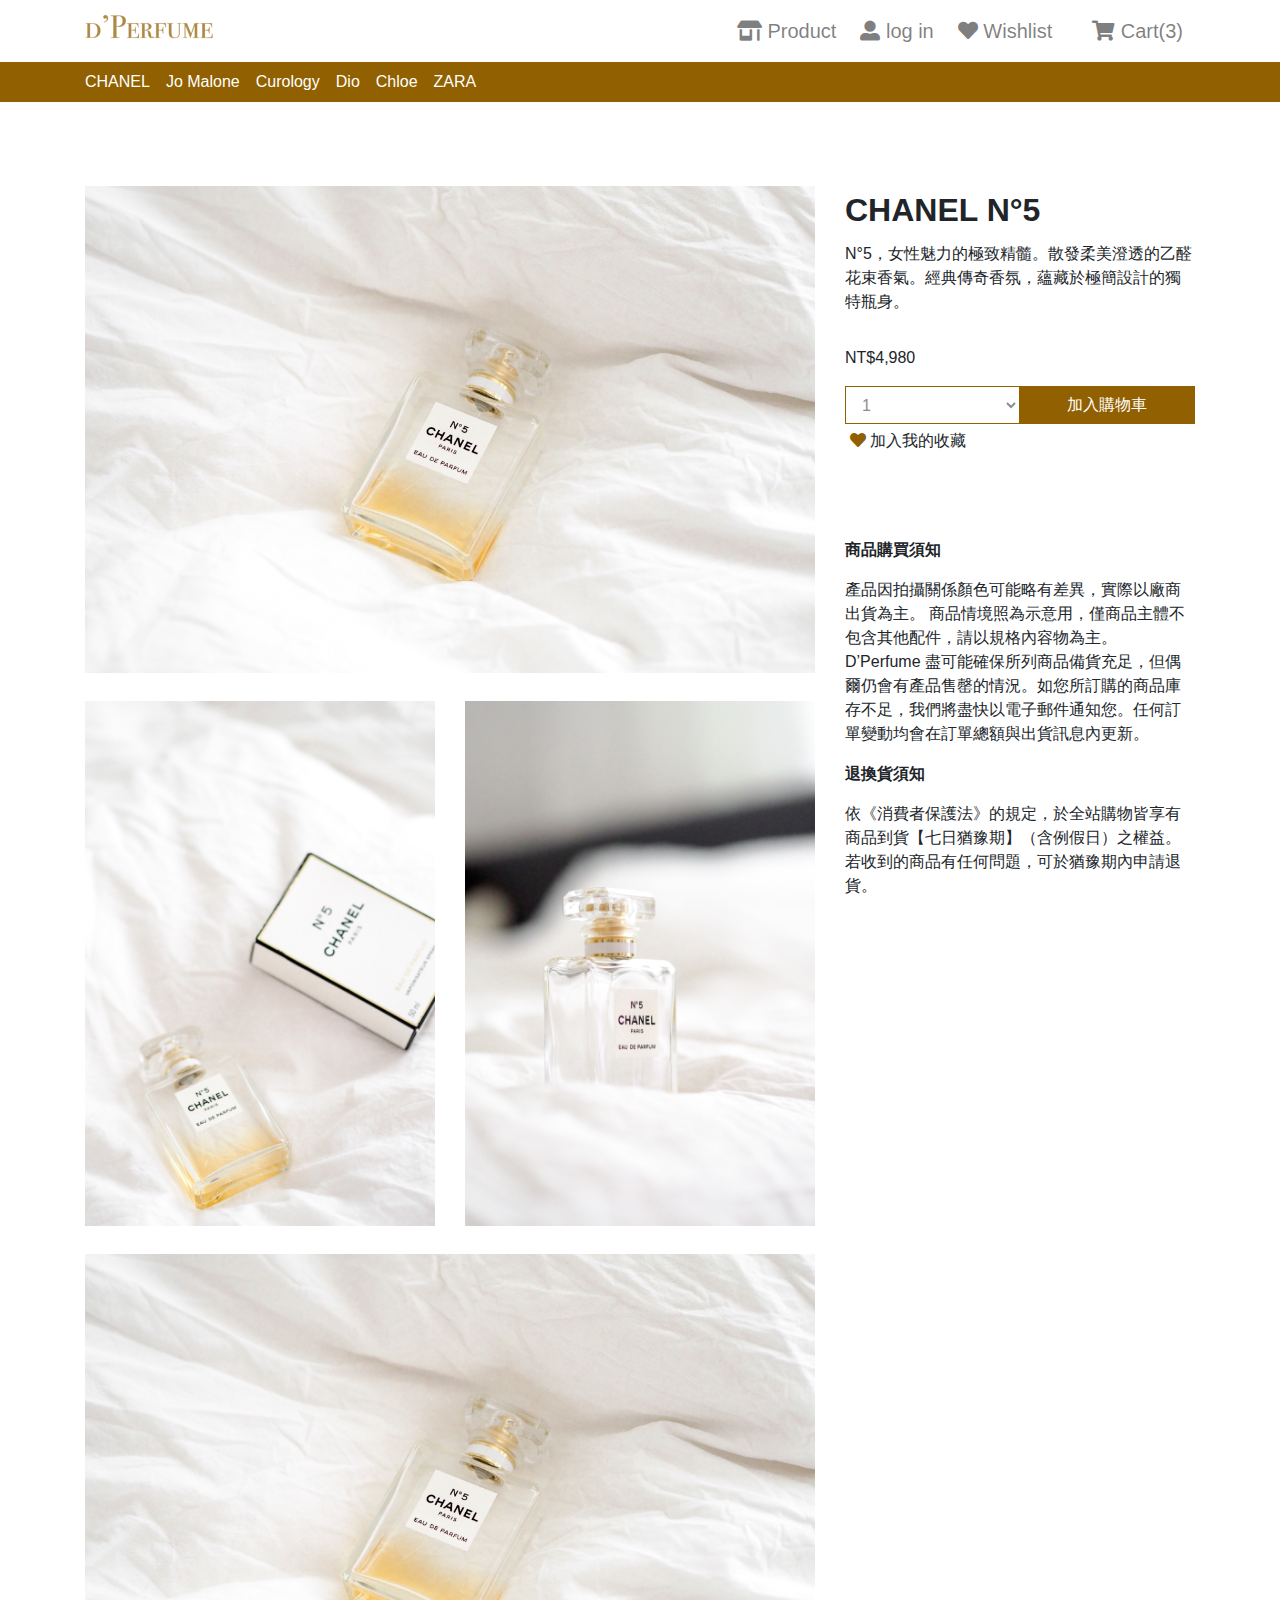
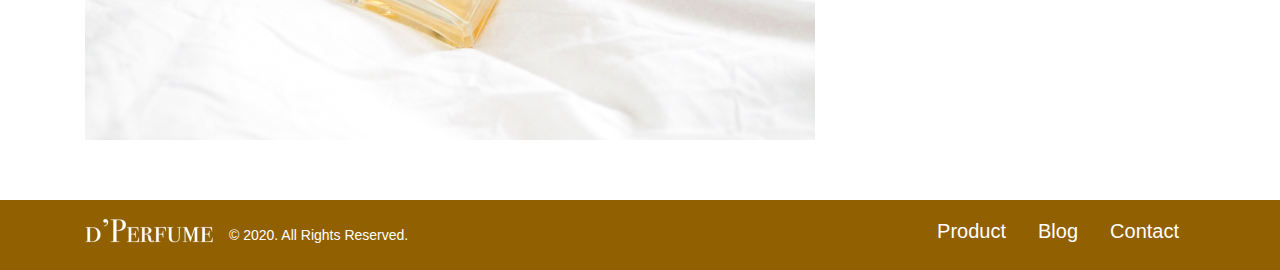
<file: product.html>
<!DOCTYPE html>
<html lang="en">
  <head>
    <meta charset="UTF-8" />
    <meta name="viewport" content="width=device-width, initial-scale=1.0" />
    <meta http-equiv="X-UA-Compatible" content="ie=edge" />
    <title>Product</title>
    <link
      href="https://fonts.googleapis.com/css2?family=Noto+Sans+TC&family=Source+Sans+Pro&display=swap"
      rel="stylesheet"
    />
    <link
      rel="stylesheet"
      href="https://cdnjs.cloudflare.com/ajax/libs/font-awesome/5.15.1/css/all.min.css"
    />
    <link rel="stylesheet" href="https://unpkg.com/aos@next/dist/aos.css" />
    <link rel="stylesheet" href="./assets/style/all.css" />
  </head>

  <body class="d-flex flex-column vh-100">
    <header class="position-relative px-0 py-2">
      <nav class="navbar navbar-expand-lg navbar-light p-0">
        <div class="container-fluid container-lg">
          <h1>
            <a class="navbar-brand logo ml-4 ml-lg-0" href="index.html"
              >D'PERFUME</a
            >
          </h1>
          <div class="d-flex d-lg-none">
            <a class="nav-link h5" href="#">
              <i class="fas fa-shopping-cart text-dark"></i>
              <span
                class="badge badge-pill badge-primary"
                style="transform: translateX(-7px) translateY(-8px)"
              >
                3
              </span>
            </a>
            <button
              class="navbar-toggler border-0"
              type="button"
              data-toggle="collapse"
              data-target="#navbarSupportedContent"
              aria-controls="navbarSupportedContent"
              aria-expanded="false"
              aria-label="Toggle navigation"
            >
              <span class="navbar-toggler-icon"></span>
            </button>
          </div>
          <div
            class="collapse navbar-collapse justify-content-end"
            id="navbarSupportedContent"
          >
            <ul class="nav navbar-nav">
              <li class="nav-item h5 px-1 py-2 py-lg-0 mb-0">
                <a class="nav-link text-center" href="products.html">
                  <i class="fas fa-store-alt d-none d-lg-inline-block"></i>
                  Product
                </a>
              </li>
              <li
                class="nav-item h5 px-1 py-2 py-lg-0 order-last order-lg-2 mb-0"
              >
                <a class="nav-link text-center" href="login.html">
                  <i class="fas fa-user-alt d-none d-lg-inline-block"></i>
                   log in
                  
                </a>
              </li>
              <li class="nav-item h5 px-1 py-2 py-lg-0 order-2 order-lg-3 mb-0">
                <a class="nav-link text-center" href="#">
                  <i class="fas fa-heart d-none d-lg-inline-block"></i>
                  Wishlist
                </a>
              </li>
              <li class="nav-item h5 px-1 py-2 py-lg-0 order-3 mb-0">
                <a class="nav-link d-lg-none text-center" href="#">Blog</a>
              </li>
              <li class="nav-item h5 px-1 py-2 py-lg-0 order-4 mb-0">
                <a class="nav-link d-lg-none text-center" href="#">Contact</a>
              </li>
              <li
                class="nav-item h5 px-1 py-2 py-lg-0 d-none d-lg-inline-block order-lg-last mb-0"
              >
                <a class="nav-link" href="#">
                  <i class="fas fa-shopping-cart"></i>
                  Cart(3)
                </a>
              </li>
            </ul>
          </div>
        </div>
      </nav>
    </header>

    <main role="main">
      
      <div class="productNav bg-primary d-none d-md-block">
        <div class="container">
          <ul class="nav nav-pills">
            <li class="nav-item hover-underline">
              <a class="nav-link px-0 mr-3 rounded-0 text-white" href="#"
                >CHANEL</a
              >
            </li>
            <li class="nav-item hover-underline">
              <a class="nav-link px-0 mr-3 rounded-0 text-white" href="#"
                >Jo Malone</a
              >
            </li>
            <li class="nav-item hover-underline">
              <a class="nav-link px-0 mr-3 rounded-0 text-white" href="#"
                >Curology</a
              >
            </li>
            <li class="nav-item hover-underline">
              <a class="nav-link px-0 mr-3 rounded-0 text-white" href="#"
                >Dio</a
              >
            </li>
            <li class="nav-item hover-underline">
              <a class="nav-link px-0 mr-3 rounded-0 text-white" href="#"
                >Chloe</a
              >
            </li>
            <li class="nav-item hover-underline">
              <a class="nav-link px-0 rounded-0 text-white" href="#">ZARA</a>
            </li>
          </ul>
        </div>
      </div>
       
<div class="container py-8 py-md-13">
  <div class="row mt-0 mt-md-4">
    <div class="col-12 col-lg-8 order-3 order-lg-1">
      <img
        class="img-fluid mb-5"
        src="./assets/images/product1.jpg"
        alt="product"
      />
      <div class="row">
        <div class="col-md-6 mb-5">
          <img
            class="img-fluid"
            src="./assets/images/product2.jpg"
            alt="product"
          />
        </div>
        <div class="col-md-6 mb-5">
          <img
            class="img-fluid"
            src="./assets/images/product3.jpg"
            alt="product"
          />
        </div>
      </div>
    </div>
    <div class="col-12 col-lg-4 my-md-0 my-4 order-2 order-lg-2">
      <h2><dt>CHANEL N°5</dt></h2>
      <p class="h6 mb-6">
        N°5，女性魅力的極致精髓。散發柔美澄透的乙醛花束香氣。經典傳奇香氛，蘊藏於極簡設計的獨特瓶身。
      </p>
      <p class="h6 mb-3">NT$4,980</p>
      <div class="d-flex">
        <div class="w-50">
          <select
            name="unit"
            class="form-control mr-3 rounded-0 text-dark border-primary"
          >
            <option value="num">1</option>
            <option value="num">2</option>
            <option value="num">3</option>
          </select>
        </div>
        <button
          type="button"
          class="btn btn-primary w-50 rounded-0"
          data-toggle="modal"
          data-target="#addToCart"
        >
          加入購物車
        </button>
        <div
          class="modal fade"
          id="addToCart"
          tabindex="-1"
          role="dialog"
          aria-labelledby="exampleModalCenterTitle"
          aria-hidden="true"
        >
          <div class="modal-dialog modal-dialog-centered" role="document">
            <div class="modal-content text-center py-4">
              <p class="h6 text-primary mb-0">已加入購物車</p>
            </div>
          </div>
        </div>
      </div>
      <button
        type="button"
        class="btn p-1 mr-2"
        data-toggle="modal"
        data-target="#addToTrack"
      >
        <i class="fas fa-heart text-primary"></i>
        加入我的收藏
      </button>
      <div
        class="modal fade"
        id="addToTrack"
        tabindex="-1"
        role="dialog"
        aria-labelledby="exampleModalCenterTitle"
        aria-hidden="true"
      >
        <div class="modal-dialog modal-dialog-centered" role="document">
          <div class="modal-content text-center py-4">
            <h6 class="text-primary mb-0">已加入我的收藏</h6>
          </div>
        </div>
      </div>
      <p class="mt-8 mt-md-14"><dt>商品購買須知</dt></p>
      <p>
        產品因拍攝關係顏色可能略有差異，實際以廠商出貨為主。
        商品情境照為示意用，僅商品主體不包含其他配件，請以規格內容物為主。
        D’Perfume
        盡可能確保所列商品備貨充足，但偶爾仍會有產品售罄的情況。如您所訂購的商品庫存不足，我們將盡快以電子郵件通知您。任何訂單變動均會在訂單總額與出貨訊息內更新。
      </p>
      <p><dt>退換貨須知</dt></p>
      <p>
        依《消費者保護法》的規定，於全站購物皆享有商品到貨【七日猶豫期】（含例假日）之權益。若收到的商品有任何問題，可於猶豫期內申請退貨。
      </p>
    </div>
    <div class="col-12 col-lg-8 order-1 order-lg-last">
      <img class="img-fluid" src="./assets/images/product1.jpg" alt="product" />
    </div>
  </div>
</div>
  
    </main>

    <footer class="footer bg-primary text-white mt-auto">
      <div class="container py-2">
        <div class="d-flex justify-content-between align-items-center">
          <div class="d-flex align-items-center">
            <h3>
              <a href="index.html" class="brightness logo mr-4 mr-md-3"
                >D'PERFUME</a
              >
            </h3>
            <h6 class="text-white font-size-sm mb-0 font-weight-light">
              © 2020. All Rights Reserved.
            </h6>
          </div>
          <div class="d-none d-md-block px-0">
            <ul class="nav">
              <li class="nav-item h5 hover-underline">
                <a class="nav-link text-white" href="products.html">Product</a>
              </li>
              <li class="nav-item h5 hover-underline">
                <a class="nav-link text-white" href="#">Blog</a>
              </li>
              <li class="nav-item h5 hover-underline">
                <a class="nav-link text-white" href="#">Contact</a>
              </li>
            </ul>
          </div>
        </div>
      </div>
    </footer>
    <script
      src="https://code.jquery.com/jquery-3.3.1.slim.min.js"
      integrity="sha384-q8i/X+965DzO0rT7abK41JStQIAqVgRVzpbzo5smXKp4YfRvH+8abtTE1Pi6jizo"
      crossorigin="anonymous"
    ></script>
    <script
      src="https://cdnjs.cloudflare.com/ajax/libs/popper.js/1.14.7/umd/popper.min.js"
      integrity="sha384-UO2eT0CpHqdSJQ6hJty5KVphtPhzWj9WO1clHTMGa3JDZwrnQq4sF86dIHNDz0W1"
      crossorigin="anonymous"
    ></script>
    <script
      src="https://stackpath.bootstrapcdn.com/bootstrap/4.3.1/js/bootstrap.min.js"
      integrity="sha384-JjSmVgyd0p3pXB1rRibZUAYoIIy6OrQ6VrjIEaFf/nJGzIxFDsf4x0xIM+B07jRM"
      crossorigin="anonymous"
    ></script>
    <script src="https://unpkg.com/aos@next/dist/aos.js"></script>
    <script src="./assets/js/vendors.js"></script>
    <script src="./assets/js/all.js"></script>
    <script>
      AOS.init({
        once: true,
      });
    </script>
  </body>
</html>
</file>
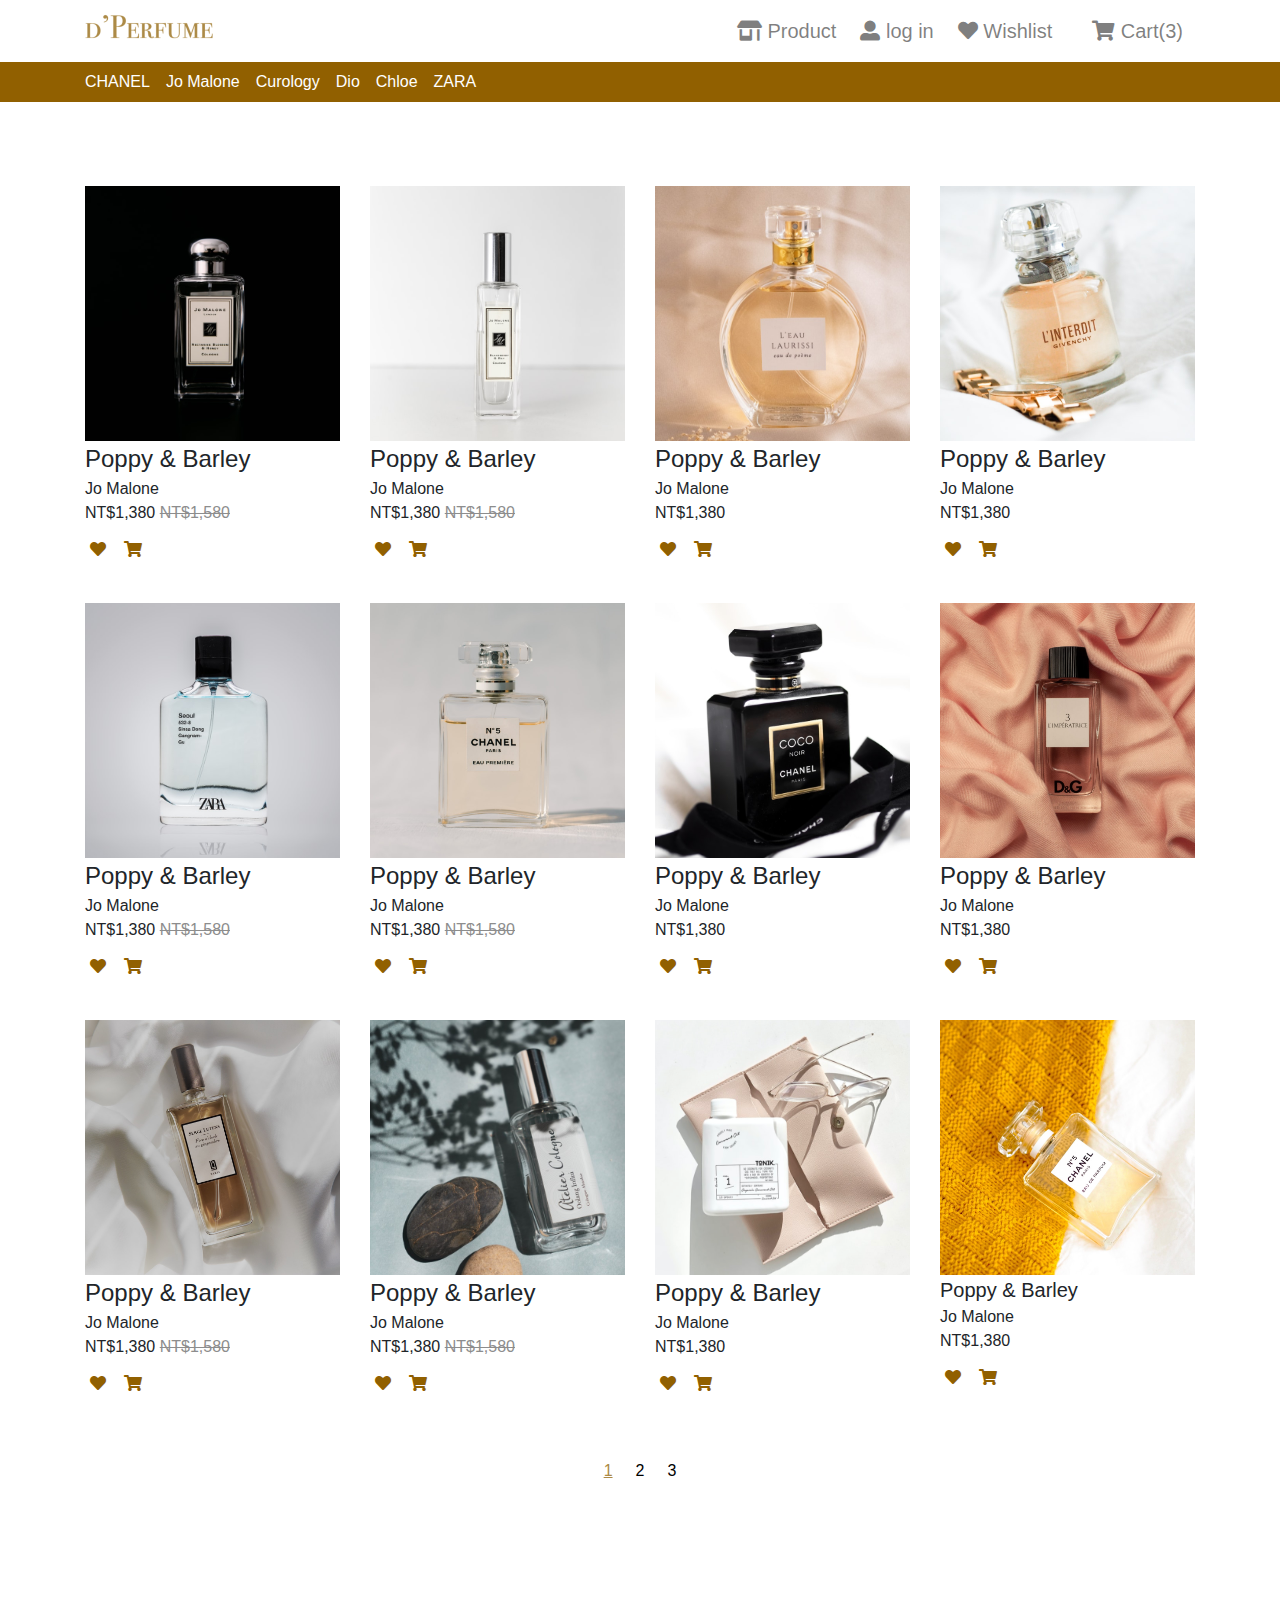
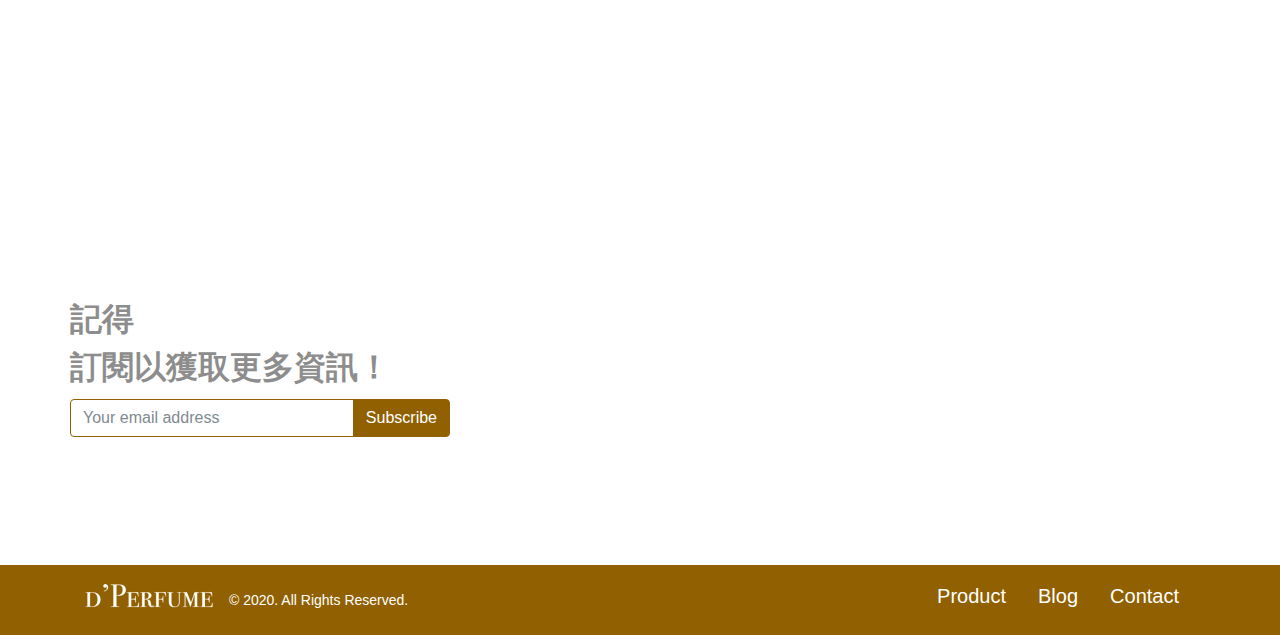
<file: products.html>
<!DOCTYPE html>
<html lang="en">
  <head>
    <meta charset="UTF-8" />
    <meta name="viewport" content="width=device-width, initial-scale=1.0" />
    <meta http-equiv="X-UA-Compatible" content="ie=edge" />
    <title>Products</title>
    <link
      href="https://fonts.googleapis.com/css2?family=Noto+Sans+TC&family=Source+Sans+Pro&display=swap"
      rel="stylesheet"
    />
    <link
      rel="stylesheet"
      href="https://cdnjs.cloudflare.com/ajax/libs/font-awesome/5.15.1/css/all.min.css"
    />
    <link rel="stylesheet" href="https://unpkg.com/aos@next/dist/aos.css" />
    <link rel="stylesheet" href="./assets/style/all.css" />
  </head>

  <body class="d-flex flex-column vh-100">
    <header class="position-relative px-0 py-2">
      <nav class="navbar navbar-expand-lg navbar-light p-0">
        <div class="container-fluid container-lg">
          <h1>
            <a class="navbar-brand logo ml-4 ml-lg-0" href="index.html"
              >D'PERFUME</a
            >
          </h1>
          <div class="d-flex d-lg-none">
            <a class="nav-link h5" href="#">
              <i class="fas fa-shopping-cart text-dark"></i>
              <span
                class="badge badge-pill badge-primary"
                style="transform: translateX(-7px) translateY(-8px)"
              >
                3
              </span>
            </a>
            <button
              class="navbar-toggler border-0"
              type="button"
              data-toggle="collapse"
              data-target="#navbarSupportedContent"
              aria-controls="navbarSupportedContent"
              aria-expanded="false"
              aria-label="Toggle navigation"
            >
              <span class="navbar-toggler-icon"></span>
            </button>
          </div>
          <div
            class="collapse navbar-collapse justify-content-end"
            id="navbarSupportedContent"
          >
            <ul class="nav navbar-nav">
              <li class="nav-item h5 px-1 py-2 py-lg-0 mb-0">
                <a class="nav-link text-center" href="products.html">
                  <i class="fas fa-store-alt d-none d-lg-inline-block"></i>
                  Product
                </a>
              </li>
              <li
                class="nav-item h5 px-1 py-2 py-lg-0 order-last order-lg-2 mb-0"
              >
                <a class="nav-link text-center" href="login.html">
                  <i class="fas fa-user-alt d-none d-lg-inline-block"></i>
                   log in
                  
                </a>
              </li>
              <li class="nav-item h5 px-1 py-2 py-lg-0 order-2 order-lg-3 mb-0">
                <a class="nav-link text-center" href="#">
                  <i class="fas fa-heart d-none d-lg-inline-block"></i>
                  Wishlist
                </a>
              </li>
              <li class="nav-item h5 px-1 py-2 py-lg-0 order-3 mb-0">
                <a class="nav-link d-lg-none text-center" href="#">Blog</a>
              </li>
              <li class="nav-item h5 px-1 py-2 py-lg-0 order-4 mb-0">
                <a class="nav-link d-lg-none text-center" href="#">Contact</a>
              </li>
              <li
                class="nav-item h5 px-1 py-2 py-lg-0 d-none d-lg-inline-block order-lg-last mb-0"
              >
                <a class="nav-link" href="#">
                  <i class="fas fa-shopping-cart"></i>
                  Cart(3)
                </a>
              </li>
            </ul>
          </div>
        </div>
      </nav>
    </header>

    <main role="main">
      
      <div class="productNav bg-primary d-none d-md-block">
        <div class="container">
          <ul class="nav nav-pills">
            <li class="nav-item hover-underline">
              <a class="nav-link px-0 mr-3 rounded-0 text-white" href="#"
                >CHANEL</a
              >
            </li>
            <li class="nav-item hover-underline">
              <a class="nav-link px-0 mr-3 rounded-0 text-white" href="#"
                >Jo Malone</a
              >
            </li>
            <li class="nav-item hover-underline">
              <a class="nav-link px-0 mr-3 rounded-0 text-white" href="#"
                >Curology</a
              >
            </li>
            <li class="nav-item hover-underline">
              <a class="nav-link px-0 mr-3 rounded-0 text-white" href="#"
                >Dio</a
              >
            </li>
            <li class="nav-item hover-underline">
              <a class="nav-link px-0 mr-3 rounded-0 text-white" href="#"
                >Chloe</a
              >
            </li>
            <li class="nav-item hover-underline">
              <a class="nav-link px-0 rounded-0 text-white" href="#">ZARA</a>
            </li>
          </ul>
        </div>
      </div>
       
<div class="container py-8 py-md-13">
  <ul class="row list-unstyled mt-0 mt-md-4">
    <li class="col-6 col-md-3 mb-2 mb-md-7">
      <div class="card h-100 border-0">
        <a href="#">
          <img
            class="card-img-top img-fluid"
            src="./assets/images/products1.png"
            alt="product"
          />
        </a>
        <div class="card-body">
          <h2 class="h5 h4-md mb-0">Poppy & Barley</h2>
          <p class="mb-0">Jo Malone</p>
          <p class="mb-2">NT$1,380 <del class="text-dark">NT$1,580</del></p>
          <div class="d-flex">
            <button
              type="button"
              class="btn p-1 mr-2"
              data-toggle="modal"
              data-target="#addToTrack"
            >
              <i class="fas fa-heart text-primary"></i>
            </button>
            <button
              type="button"
              class="btn p-1"
              data-toggle="modal"
              data-target="#addToCart"
            >
              <i class="fas fa-shopping-cart text-primary"></i>
            </button>
          </div>
        </div>
      </div>
    </li>
    <li class="col-6 col-md-3 mb-2 mb-md-7">
      <div class="card h-100 border-0">
        <a href="#">
          <img
            class="card-img-top img-fluid"
            src="./assets/images/products2.png"
            alt="product"
          />
        </a>
        <div class="card-body">
          <h2 class="h5 h4-md mb-0">Poppy & Barley</h2>
          <p class="mb-0">Jo Malone</p>
          <p class="mb-2">NT$1,380 <del class="text-dark">NT$1,580</del></p>
          <div class="d-flex">
            <button
              type="button"
              class="btn p-1 mr-2"
              data-toggle="modal"
              data-target="#addToTrack"
            >
              <i class="fas fa-heart text-primary"></i>
            </button>
            <button
              type="button"
              class="btn p-1"
              data-toggle="modal"
              data-target="#addToCart"
            >
              <i class="fas fa-shopping-cart text-primary"></i>
            </button>
          </div>
        </div>
      </div>
    </li>
    <li class="col-6 col-md-3 mb-2 mb-md-7">
      <div class="card h-100 border-0">
        <a href="#">
          <img
            class="card-img-top img-fluid"
            src="./assets/images/products3.png"
            alt="product"
          />
        </a>
        <div class="card-body">
          <h2 class="h5 h4-md mb-0">Poppy & Barley</h2>
          <p class="mb-0">Jo Malone</p>
          <p class="mb-2">NT$1,380</p>
          <div class="d-flex">
            <button
              type="button"
              class="btn p-1 mr-2"
              data-toggle="modal"
              data-target="#addToTrack"
            >
              <i class="fas fa-heart text-primary"></i>
            </button>
            <button
              type="button"
              class="btn p-1"
              data-toggle="modal"
              data-target="#addToCart"
            >
              <i class="fas fa-shopping-cart text-primary"></i>
            </button>
          </div>
        </div>
      </div>
    </li>
    <li class="col-6 col-md-3 mb-2 mb-md-7">
      <div class="card h-100 border-0">
        <a href="#">
          <img
            class="card-img-top img-fluid"
            src="./assets/images/products4.png"
            alt="product"
          />
        </a>
        <div class="card-body">
          <h2 class="h5 h4-md mb-0">Poppy & Barley</h2>
          <p class="mb-0">Jo Malone</p>
          <p class="mb-2">NT$1,380</p>
          <div class="d-flex">
            <button
              type="button"
              class="btn p-1 mr-2"
              data-toggle="modal"
              data-target="#addToTrack"
            >
              <i class="fas fa-heart text-primary"></i>
            </button>
            <button
              type="button"
              class="btn p-1"
              data-toggle="modal"
              data-target="#addToCart"
            >
              <i class="fas fa-shopping-cart text-primary"></i>
            </button>
          </div>
        </div>
      </div>
    </li>
    <li class="col-6 col-md-3 mb-2 mb-md-7">
      <div class="card h-100 border-0">
        <a href="#">
          <img
            class="card-img-top img-fluid"
            src="./assets/images/products5.png"
            alt="product"
          />
        </a>
        <div class="card-body">
          <h2 class="h5 h4-md mb-0">Poppy & Barley</h2>
          <p class="mb-0">Jo Malone</p>
          <p class="mb-2">NT$1,380 <del class="text-dark">NT$1,580</del></p>
          <div class="d-flex">
            <button
              type="button"
              class="btn p-1 mr-2"
              data-toggle="modal"
              data-target="#addToTrack"
            >
              <i class="fas fa-heart text-primary"></i>
            </button>
            <button
              type="button"
              class="btn p-1"
              data-toggle="modal"
              data-target="#addToCart"
            >
              <i class="fas fa-shopping-cart text-primary"></i>
            </button>
          </div>
        </div>
      </div>
    </li>
    <li class="col-6 col-md-3 mb-2 mb-md-7">
      <div class="card h-100 border-0">
        <a href="product.html">
          <img
            class="card-img-top img-fluid"
            src="./assets/images/products6.png"
            alt="product"
          />
        </a>
        <div class="card-body">
          <h2 class="h5 h4-md mb-0">Poppy & Barley</h2>
          <p class="mb-0">Jo Malone</p>
          <p class="mb-2">NT$1,380 <del class="text-dark">NT$1,580</del></p>
          <div class="d-flex">
            <button
              type="button"
              class="btn p-1 mr-2"
              data-toggle="modal"
              data-target="#addToTrack"
            >
              <i class="fas fa-heart text-primary"></i>
            </button>
            <button
              type="button"
              class="btn p-1"
              data-toggle="modal"
              data-target="#addToCart"
            >
              <i class="fas fa-shopping-cart text-primary"></i>
            </button>
          </div>
        </div>
      </div>
    </li>
    <li class="col-6 col-md-3 mb-2 mb-md-7">
      <div class="card h-100 border-0">
        <a href="#">
          <img
            class="card-img-top img-fluid"
            src="./assets/images/products7.png"
            alt="product"
          />
        </a>
        <div class="card-body">
          <h2 class="h5 h4-md mb-0">Poppy & Barley</h2>
          <p class="mb-0">Jo Malone</p>
          <p class="mb-2">NT$1,380</p>
          <div class="d-flex">
            <button
              type="button"
              class="btn p-1 mr-2"
              data-toggle="modal"
              data-target="#addToTrack"
            >
              <i class="fas fa-heart text-primary"></i>
            </button>
            <button
              type="button"
              class="btn p-1"
              data-toggle="modal"
              data-target="#addToCart"
            >
              <i class="fas fa-shopping-cart text-primary"></i>
            </button>
          </div>
        </div>
      </div>
    </li>
    <li class="col-6 col-md-3 mb-2 mb-md-7">
      <div class="card h-100 border-0">
        <a href="#">
          <img
            class="card-img-top img-fluid"
            src="./assets/images/products8.png"
            alt="product"
          />
        </a>
        <div class="card-body">
          <h2 class="h5 h4-md mb-0">Poppy & Barley</h2>
          <p class="mb-0">Jo Malone</p>
          <p class="mb-2">NT$1,380</p>
          <div class="d-flex">
            <button
              type="button"
              class="btn p-1 mr-2"
              data-toggle="modal"
              data-target="#addToTrack"
            >
              <i class="fas fa-heart text-primary"></i>
            </button>
            <button
              type="button"
              class="btn p-1"
              data-toggle="modal"
              data-target="#addToCart"
            >
              <i class="fas fa-shopping-cart text-primary"></i>
            </button>
          </div>
        </div>
      </div>
    </li>
    <li class="col-6 col-md-3 mb-2 mb-md-7">
      <div class="card h-100 border-0">
        <a href="#">
          <img
            class="card-img-top img-fluid"
            src="./assets/images/products9.png"
            alt="product"
          />
        </a>
        <div class="card-body">
          <h2 class="h5 h4-md mb-0">Poppy & Barley</h2>
          <p class="mb-0">Jo Malone</p>
          <p class="mb-2">NT$1,380 <del class="text-dark">NT$1,580</del></p>
          <div class="d-flex">
            <button
              type="button"
              class="btn p-1 mr-2"
              data-toggle="modal"
              data-target="#addToTrack"
            >
              <i class="fas fa-heart text-primary"></i>
            </button>
            <button
              type="button"
              class="btn p-1"
              data-toggle="modal"
              data-target="#addToCart"
            >
              <i class="fas fa-shopping-cart text-primary"></i>
            </button>
          </div>
        </div>
      </div>
    </li>
    <li class="col-6 col-md-3 mb-2 mb-md-7">
      <div class="card h-100 border-0">
        <a href="#">
          <img
            class="card-img-top img-fluid"
            src="./assets/images/products10.png"
            alt="product"
          />
        </a>
        <div class="card-body">
          <h2 class="h5 h4-md mb-0">Poppy & Barley</h2>
          <p class="mb-0">Jo Malone</p>
          <p class="mb-2">NT$1,380 <del class="text-dark">NT$1,580</del></p>
          <div class="d-flex">
            <button
              type="button"
              class="btn p-1 mr-2"
              data-toggle="modal"
              data-target="#addToTrack"
            >
              <i class="fas fa-heart text-primary"></i>
            </button>
            <button
              type="button"
              class="btn p-1"
              data-toggle="modal"
              data-target="#addToCart"
            >
              <i class="fas fa-shopping-cart text-primary"></i>
            </button>
          </div>
        </div>
      </div>
    </li>
    <li class="col-6 col-md-3 mb-2 mb-md-7">
      <div class="card h-100 border-0">
        <a href="#">
          <img
            class="card-img-top img-fluid"
            src="./assets/images/products11.png"
            alt="product"
          />
        </a>
        <div class="card-body">
          <h2 class="h5 h4-md mb-0">Poppy & Barley</h2>
          <p class="mb-0">Jo Malone</p>
          <p class="mb-2">NT$1,380</p>
          <div class="d-flex">
            <button
              type="button"
              class="btn p-1 mr-2"
              data-toggle="modal"
              data-target="#addToTrack"
            >
              <i class="fas fa-heart text-primary"></i>
            </button>
            <button
              type="button"
              class="btn p-1"
              data-toggle="modal"
              data-target="#addToCart"
            >
              <i class="fas fa-shopping-cart text-primary"></i>
            </button>
          </div>
        </div>
      </div>
    </li>
    <li class="col-6 col-md-3 mb-2 mb-md-7">
      <div class="card h-100 border-0">
        <a href="#">
          <img
            class="card-img-top img-fluid"
            src="./assets/images/products12.png"
            alt="product"
          />
        </a>
        <div class="card-body">
          <h2 class="h5 mb-0">Poppy & Barley</h2>
          <p class="mb-0">Jo Malone</p>
          <p class="mb-2">NT$1,380</p>
          <div class="d-flex">
            <button
              type="button"
              class="btn p-1 mr-2"
              data-toggle="modal"
              data-target="#addToTrack"
            >
              <i class="fas fa-heart text-primary"></i>
            </button>
            <button
              type="button"
              class="btn p-1"
              data-toggle="modal"
              data-target="#addToCart"
            >
              <i class="fas fa-shopping-cart text-primary"></i>
            </button>
          </div>
        </div>
      </div>
    </li>
  </ul>
  <nav aria-label="Page navigation example">
    <ul class="pagination justify-content-center">
      <li class="page-item">
        <a class="page-link page--active border-0" href="#">1</a>
      </li>
      <li class="page-item"><a class="page-link border-0" href="#">2</a></li>
      <li class="page-item"><a class="page-link border-0" href="#">3</a></li>
    </ul>
  </nav>
  <!-- Modal -->
  <div
    class="modal fade"
    id="addToTrack"
    tabindex="-1"
    role="dialog"
    aria-labelledby="exampleModalCenterTitle"
    aria-hidden="true"
  >
    <div class="modal-dialog modal-dialog-centered" role="document">
      <div class="modal-content text-center py-4">
        <p class="h6 text-primary mb-0">已加入我的收藏</p>
      </div>
    </div>
  </div>
  <div
    class="modal fade"
    id="addToCart"
    tabindex="-1"
    role="dialog"
    aria-labelledby="exampleModalCenterTitle"
    aria-hidden="true"
  >
    <div class="modal-dialog modal-dialog-centered" role="document">
      <div class="modal-content text-center py-4">
        <p class="h6 text-primary mb-0">已加入購物車</p>
      </div>
    </div>
  </div>
</div>
 
      <div class="subscribe d-flex align-items-end">
        <div class="container">
          <div class="row">
            <div class="col-lg-4 col-md-6 col-12 text-dark px-0">
              <h2 class="font-weight-bold">記得<br />訂閱以獲取更多資訊！</h2>
              <div class="input-group mb-3">
                <input
                  type="email"
                  class="form-control border-primary subscribeEmail"
                  placeholder="Your email address"
                  aria-label="Your email address"
                  aria-describedby="basic-addon2"
                />
                <div class="input-group-append">
                  <span
                    class="input-group-text bg-primary text-white border-primary"
                    id="basic-addon2"
                    >Subscribe</span
                  >
                </div>
              </div>
            </div>
          </div>
        </div>
      </div>
      
    </main>

    <footer class="footer bg-primary text-white mt-auto">
      <div class="container py-2">
        <div class="d-flex justify-content-between align-items-center">
          <div class="d-flex align-items-center">
            <h3>
              <a href="index.html" class="brightness logo mr-4 mr-md-3"
                >D'PERFUME</a
              >
            </h3>
            <h6 class="text-white font-size-sm mb-0 font-weight-light">
              © 2020. All Rights Reserved.
            </h6>
          </div>
          <div class="d-none d-md-block px-0">
            <ul class="nav">
              <li class="nav-item h5 hover-underline">
                <a class="nav-link text-white" href="products.html">Product</a>
              </li>
              <li class="nav-item h5 hover-underline">
                <a class="nav-link text-white" href="#">Blog</a>
              </li>
              <li class="nav-item h5 hover-underline">
                <a class="nav-link text-white" href="#">Contact</a>
              </li>
            </ul>
          </div>
        </div>
      </div>
    </footer>
    <script
      src="https://code.jquery.com/jquery-3.3.1.slim.min.js"
      integrity="sha384-q8i/X+965DzO0rT7abK41JStQIAqVgRVzpbzo5smXKp4YfRvH+8abtTE1Pi6jizo"
      crossorigin="anonymous"
    ></script>
    <script
      src="https://cdnjs.cloudflare.com/ajax/libs/popper.js/1.14.7/umd/popper.min.js"
      integrity="sha384-UO2eT0CpHqdSJQ6hJty5KVphtPhzWj9WO1clHTMGa3JDZwrnQq4sF86dIHNDz0W1"
      crossorigin="anonymous"
    ></script>
    <script
      src="https://stackpath.bootstrapcdn.com/bootstrap/4.3.1/js/bootstrap.min.js"
      integrity="sha384-JjSmVgyd0p3pXB1rRibZUAYoIIy6OrQ6VrjIEaFf/nJGzIxFDsf4x0xIM+B07jRM"
      crossorigin="anonymous"
    ></script>
    <script src="https://unpkg.com/aos@next/dist/aos.js"></script>
    <script src="./assets/js/vendors.js"></script>
    <script src="./assets/js/all.js"></script>
    <script>
      AOS.init({
        once: true,
      });
    </script>
  </body>
</html>
</file>
